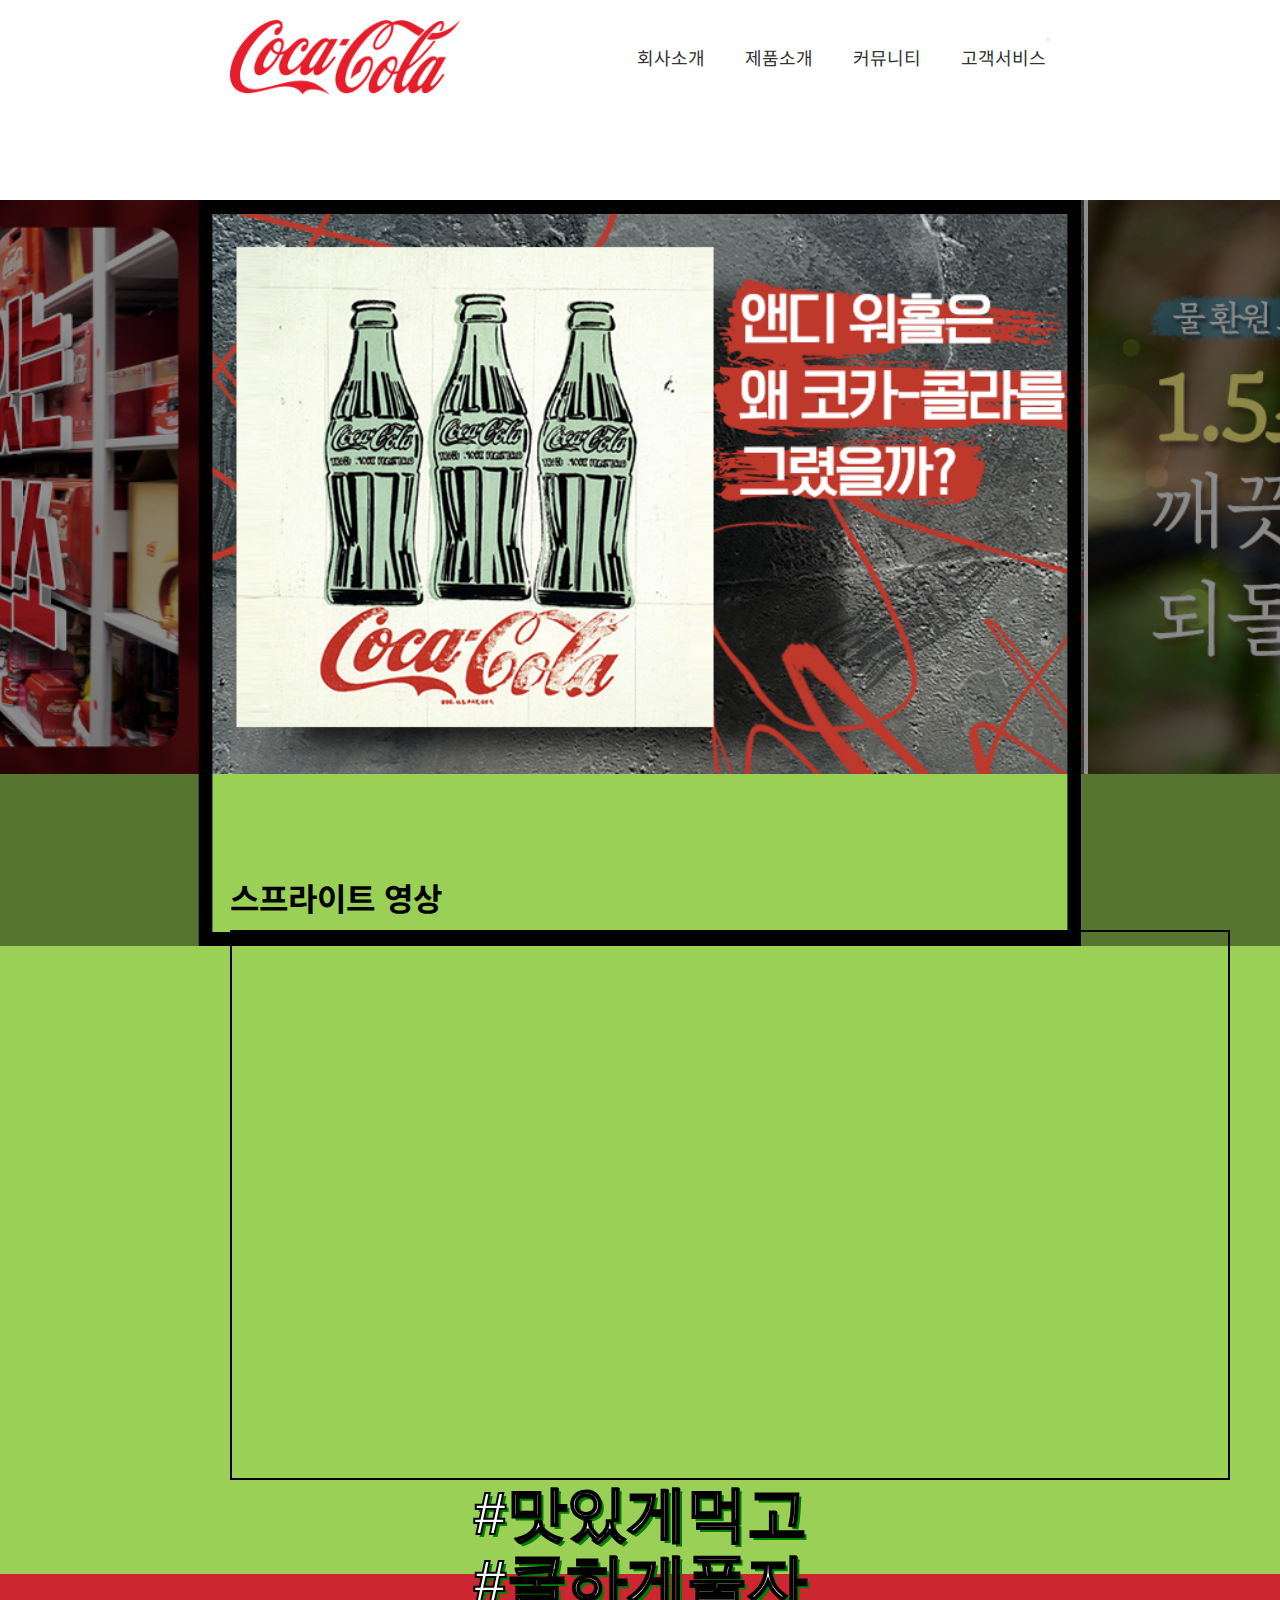
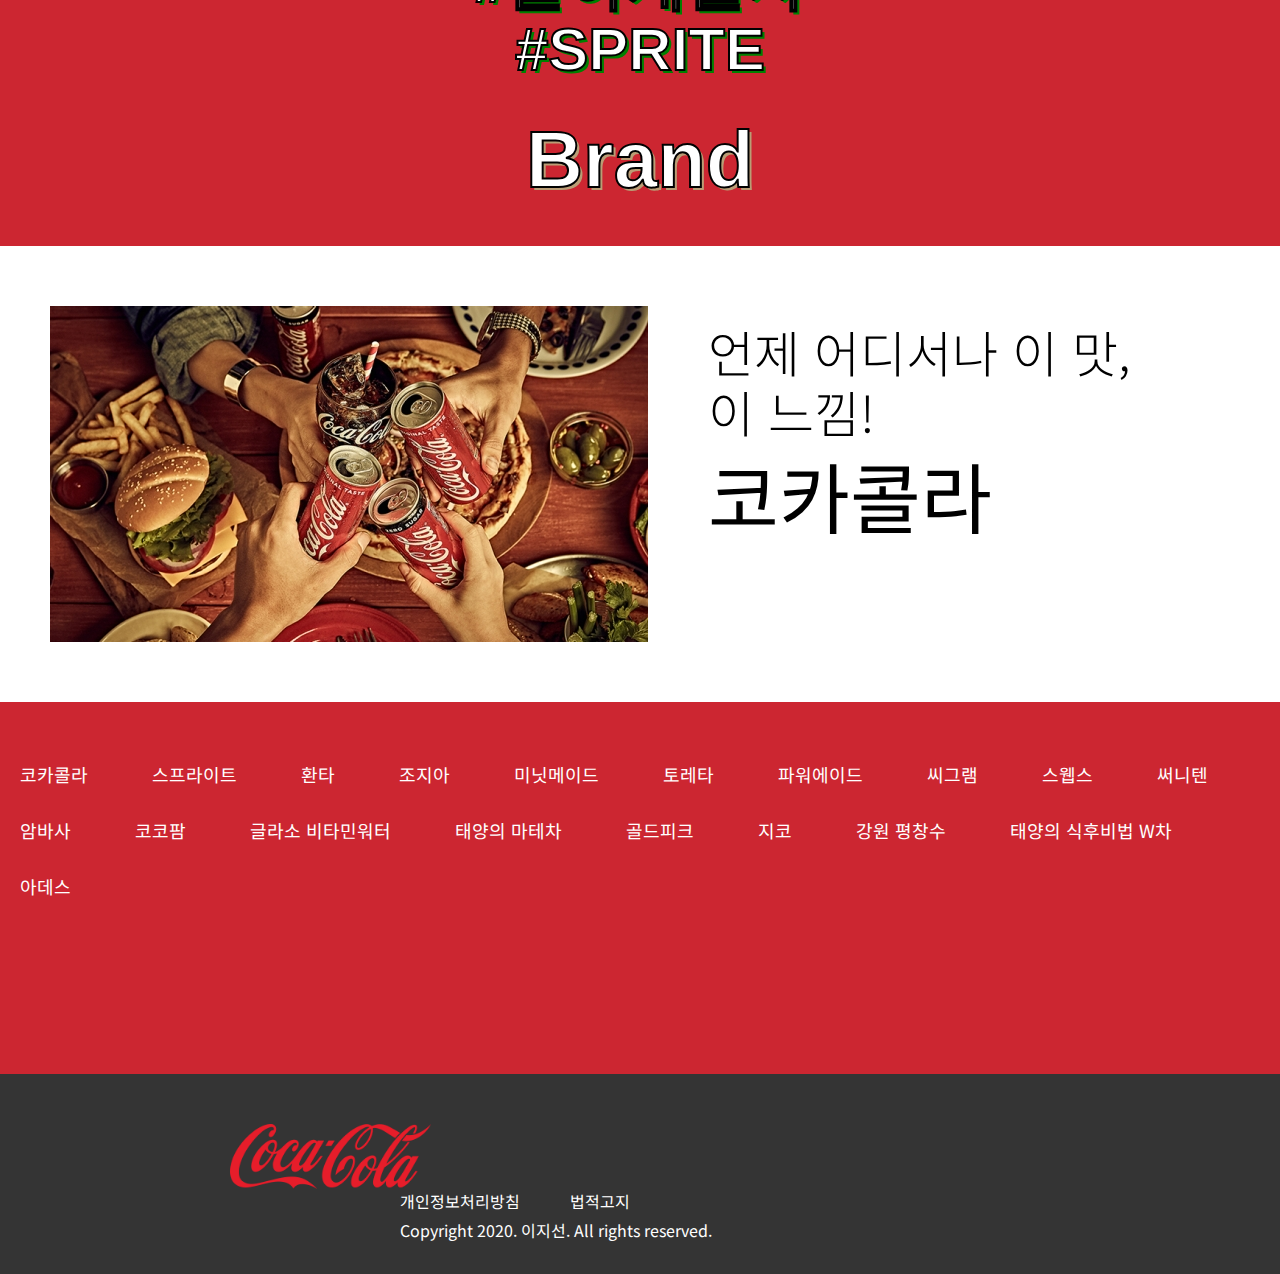
<file: cocacola/index.html>
<!DOCTYPE html>
<html lang="ko">
<head>
    <meta charset="UTF-8">
    <title>Cocacola</title>
    <link rel="stylesheet" href="css/style.css">
    <script src="javascript/jquery-1.8.3.min.js"></script>
    <script src="javascript/custom.js"></script>
    <!--font-->
    <link href="https://fonts.googleapis.com/css2?family=Noto+Sans+KR:wght@300;400&display=swap" rel="stylesheet">
</head>
<body>
    <header>
        <div class="header">
            <ul class="main_menu floatL">
                <li class="logo"><a href="index.html"><img src="images/logo.png"></a></li>
            </ul>
            <ul class="gnb_menu floatR">
              <button type="button" id="menu">
                  <span></span>
                  <span></span>
                  <span></span>
              </button>
<!--               <img src="images/hamburger_icon.png" alt="">-->
                <li class="menu1" >
                    <a href="#">회사소개</a>
                    <div class="gnbSub">
                        <div class="sub1Body subMenu hover">
                            <ul class="sub1">
                                <li><a href="company.html">회사소개</a></li>
                                <li><a href="#">연혁</a></li>
                                <li><a href="#">지속 가능 경영</a></li>
                            </ul>
                        </div>
                    </div>
                </li>
                <li class="menu2">
                    <a  href="#">제품소개</a>
                    <div class="gnbSub">
                      <div class="sub2Body subMenu hover">
                            <ul class="sub2">
                                <li><a href="product.html">제품소개</a></li>
                                <li><a href="#">신제품</a></li>
                           </ul>
                        </div>
                    </div>
                </li>
                <li class="menu3">
                    <a class="menu3" href="#">커뮤니티</a>
                    <div class="gnbSub">
                       <div class="sub3Body subMenu hover">
                            <ul class="sub3">
                                <li><a href="community.html">커뮤니티</a></li>
                                <li><a href="#">보도자료</a></li>
                                <li><a href="#">홍보영상</a></li>
                            </ul>
                        </div>
                    </div>
                </li>
                <li class="menu4">
                    <a class="menu4" href="#">고객서비스</a>
                    <div class="gnbSub">
                        <div class="sub4Body subMenu hover">
                            <ul class="sub4 floatR">
                                <li><a href="#">고객서비스</a></li>
                            </ul>
                        </div>
                    </div>
                </li>
            </ul>
        </div>
    </header>
    <div class="container">
       <div class="content1">
           <div class="prev"></div>
           <div class="next"></div>
           <div class="centerBord"></div> 
            <div class="slideWrap">  
                <img class="slide1 slide" src="images/visual1.png" alt="">
                <img class="slide2 slide" src="images/visual2.png" alt="">
                <img class="slide3 slide" src="images/visual3.jpg" alt="">
                <img class="slide4 slide" src="images/visual4.jpg" alt="">
                <img class="slide5 slide" src="images/visual5.jpg" alt="">
                <img class="slide6 slide" src="images/visual6.jpg" alt="">
                <img class="slide7 slide" src="images/visual7.jpg" alt="">
            </div>
        </div>
        <div class="content2">
           <h1>스프라이트 영상</h1>
            <div class="video">
                <iframe src="https://www.youtube.com/embed/pdWgIE-eYiQ" frameborder="0" allow="accelerometer; autoplay; encrypted-media; gyroscope; picture-in-picture" allowfullscreen></iframe>
            </div>
            <h2>
                #맛있게먹고<br>
                #쿨하게풀자<br>
                #SPRITE
            </h2>
        </div>
        <div class="content3">
           <h1>Brand</h1>
            <div class="product">
               <div class="brand1 on" style="z-index: 19">
                    <img src="images/brand1.jpg" alt="">
                    <p>언제 어디서나 이 맛,<br>이 느낌!</p>
                    <h2>코카콜라</h2>
                </div>
                <div class="brand2" style="z-index: 18">
                    <img src="images/brand2.png" alt="">
                    <p>상쾌하게 통한다!</p>
                    <h2>스프라이트</h2>
                </div>
                <div class="brand3" style="z-index: 17">
                    <img src="images/brand3.jpg" alt="">
                    <p>마지막 한 방울까지<br>놓칠 수 없는<br>환상의 맛!</p>
                    <h2>환타</h2>
                </div>
                <div class="brand4" style="z-index: 16">
                    <img src="images/brand4.jpg" alt="">
                    <p>좋은 커피는<br>향으로 말한다!</p>
                    <h2>조지아</h2>
                </div>
                <div class="brand5" style="z-index: 15">
                    <img src="images/brand5.jpg" alt="">
                    <p>자연을 담다!</p>
                    <h2>미닛메이드</h2>
                </div>
                <div class="brand6" style="z-index: 14">
                    <img src="images/brand6.jpg" alt="">
                    <p>목마를 때 토레타!<br>니가 있어 좋타!</p>
                    <h2>토레타!</h2>
                </div>
                <div class="brand7" style="z-index: 13">
                    <img src="images/brand7.jpg" alt="">
                    <p>파워의 끝에서<br>파워가 시작된다!</p>
                    <h2>파워에이드</h2>
                </div>
                <div class="brand8" style="z-index: 12">
                    <img src="images/brand8.jpg" alt="">
                    <p>마지막까지 <br>톡~쏘는 상쾌함!</p>
                    <h2>씨그램</h2>
                </div>
                <div class="brand9" style="z-index: 11">
                    <img src="images/brand9.jpg" alt="">
                    <p>스파클링계의 신사, <br>부드러운 스파클링!</p>
                    <h2>슈웹스</h2>
                </div>
                <div class="brand10" style="z-index: 10">
                    <img src="images/brand10.jpg" alt="">
                    <p>우리끼리 통하는<br>상쾌함과 짜릿함!</p>
                    <h2>써니텐</h2>
                </div>
                <div class="brand11" style="z-index: 9">
                    <img src="images/brand11.jpg" alt="">
                    <p>부드러운 밀키 소다!</p>
                    <h2>밀크소다 암바사</h2>
                </div>
                <div class="brand12" style="z-index: 8">
                    <img src="images/brand12.jpg" alt="">
                    <p>탱글 탱글 알갱이,<br>씹는 재미를 느껴봐!</p>
                    <h2>코코팜</h2>
                </div>    
                <div class="brand13" style="z-index: 7">
                    <img src="images/brand13.jpg" alt="">
                    <p>컬러풀한 패션 감각의<br>뉴욕 스타일 음료!</p>
                    <h2>글라소<br>비타민워터</h2>
                </div>
                <div class="brand14" style="z-index: 6">
                    <img src="images/brand14.jpg" alt="">
                    <p>먹고, <br>마시고, 즐겨라!</p>
                    <h2>태양의 마테차</h2>
                </div>
                <div class="brand15" style="z-index: 5">
                    <img src="images/brand15.jpg" alt="">
                    <p>일상 속 황금빛 <br>여유로운 순간!</p>
                    <h2>골드피크</h2>
                </div>
                <div class="brand16" style="z-index: 4">
                    <img src="images/brand16.jpg" alt="">
                    <p>99.9%<br>코코넛워터로 수분을 채우다!</p>
                    <h2>지코</h2>
                </div>
                <div class="brand17" style="z-index: 3">
                    <img src="images/brand17.jpg" alt="">
                    <p>세계인과 마실 물,<br>물의 원칙을 지키다!</p>
                    <h2>해태 강원 평창수</h2>
                </div>
                <div class="brand18" style="z-index: 12">
                    <img src="images/brand18.png" alt="">
                    <p>식사 후 깔끔하게!</p>
                    <h2>태양의 식후비법 W차</h2>
                </div>
                <div class="brand19" style="z-index: 1">
                    <img src="images/brand19.png" alt="">
                    <p>맛있게 마시는 아몬드,<br>씨앗의 힘!</p>
                    <h2>아데스</h2>
                </div>    
                <ul class="tabMenu">
                    <li class="brand1">코카콜라</li>
                    <li class="brand2">스프라이트</li>
                    <li class="brand3">환타</li>
                    <li class="brand4">조지아</li>
                    <li class="brand5">미닛메이드</li>
                    <li class="brand6">토레타</li>
                    <li class="brand7">파워에이드</li>
                    <li class="brand8">씨그램</li>
                    <li class="brand9">스웹스</li>
                    <li class="brand10">써니텐</li>
                    <li class="brand11">암바사</li>
                    <li class="brand12">코코팜</li>
                    <li class="brand13">글라소 비타민워터</li>
                    <li class="brand14">태양의 마테차</li>
                    <li class="brand15">골드피크</li>
                    <li class="brand16">지코</li>
                    <li class="brand17">강원 평창수</li>
                    <li class="brand18">태양의 식후비법 W차</li>
                    <li class="brand19">아데스</li>
                </ul>
            </div>
        </div>
    </div>
    <footer>
       <div class="footer">
            <img src="images/logo.png" alt="">
            <ul>
                <li><a href="#">개인정보처리방침</a></li>
                <li><a href="#">법적고지</a></li>
            </ul>
            <p>Copyright 2020. 이지선. All rights reserved.</p>
        </div>
    </footer>
</body>
</html>
</file>
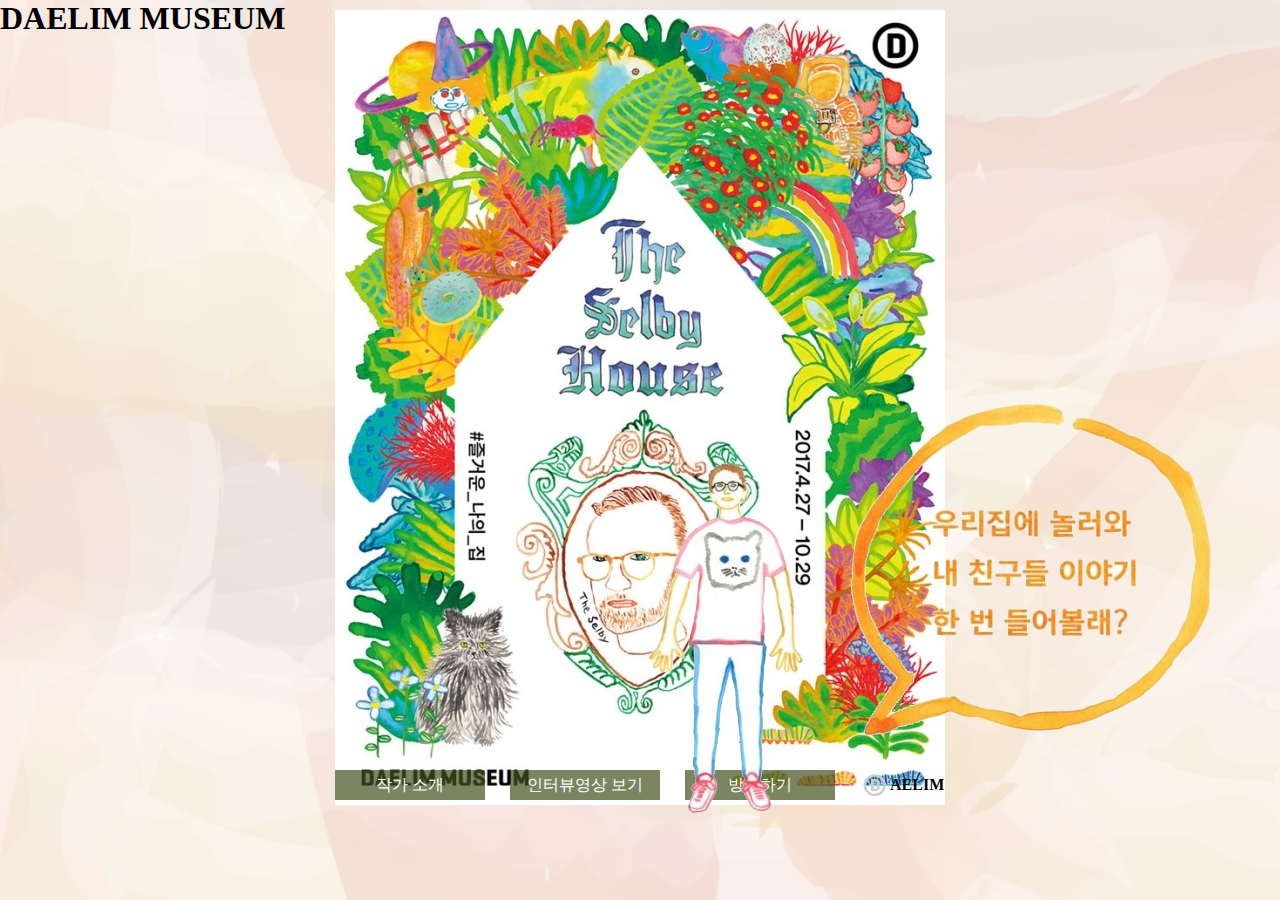
<file: daelim/index.html>
﻿<!DOCTYPE html>
<html lang = "ko">
	<head>
	    <meta charset="UTF-8">
	    <meta name="viewport" content="width=device-width, initial-scale=1.0">
		<!--<meta http-equiv="X-UA-Compatible" content="Chrome" /> -->
		<title>DAELIM MUSEUM</title>
		<link rel="stylesheet" href="css/style.css" />         
		<script type="text/javascript" src="js/jquery-1.8.3.min.js"></script>
		<script type="text/javascript" src="js/custom.js"></script>
	</head>
	
	<body>
		<h1><a href="index.html">DAELIM MUSEUM</a></h1>
		
		<!--HOME-->
		<div class="main">
            <img class="art" src="img/house.jpg">
            <div class="btnWrap">
                <div class="button1">작가 소개</div>
                <div class="button2">인터뷰영상 보기</div>
                <div class="button3">방문하기</div>
                <div class="daelim">	
                    <img class="icon" src="img/icon_daelim.png"><p class="withimg">AELIM</p>
                </div>
            </div> 
            <img class="man" src="img/story.png">
		</div>
		
		<!--작가 소개-->
		<div class="introduce">
            <h1>작가 소개</h1>
            <div class="introduceBox">
                <img class="artist" src="img/img_artist_0608.png">
                <div class="">
                    <p class="todd_selby">
                        토드 셀비 Todd Selby
                    </p>
                    <p class="about_selby">
                        토드 셀비(1977년 미국 캘리포니아 출생)는 직접 촬영한 세계적인 힙스터들의 주거 공간부터 작업실, 주방 등의 모습과 그곳에 숨겨진 사적인 이야기를 웹사이트에 소개하며 주목 받아 온 포토그래퍼 이자 일러스트레이터 이다. 특히 인물과 공간에 대한 독특한 관점에 셀비만의 유머와 애정을 더해 과감하게 표현한 사진과 드로잉, 일러스트레이션을 선보여온 그는 세계적인 셀러브리티, 디자이너, 아티스트, 뮤지션, 모델, 컬렉터, 작가 등 다양한 분야에서 활동하는 크리에이터들 뿐만 아니라, 루이비통(Louis Vuitton), 펜디(FENDI), 나이키(Nike), 이케아(Ikea), 이베이(Ebay), 마이크로소프트(Microsoft), 에어비앤비(Airbnb), 헤네시(Hennessy), 하이네켄(Heineken) 등과 같은 세계적인 브랜드로부터 꾸준한 러브콜을 받고 있다. 토드 셀비는 비록 사진을 전문적으로 공부하지는 않았지만 다방면에 대한 호기심을 바탕으로 만나게 된 사람, 사물, 그리고 장소에 대한 경험을 영감으로 삼아 사진에서부터 일러스트와 드로잉, 설치, 영화 등으로 예술 세계를 확장해가고 있으며, 보그(Vogue)와 뉴욕 타임즈 (The New York Times) 등에 에세이를 기고하며 다양한 매체를 통해 대중들과 활발히 소통을 이어가고 있다.
                    </p>
                </div>
            </div>
            <img class="exit1" src="img/exit_icon.png">
		</div>
		<!--<iframe width="854" height="480" src="https://www.youtube.com/embed/-XAaLEeMsTE" frameborder="0" allowfullscreen></iframe>-->
		<!--<iframe class="clip" src="<
		https://www.youtube.com/watch?v=YiWA0e3Dens&feature=youtu.be" width=1088 height=457></iframe>-->
		
		<!--인터뷰영상 보기-->
        <div class="videoWrap">
            <h1>Todd Selby 인터뷰</h1>
            <div class="video">
                <div class="top"></div>
                <div class="right"></div>
                <div class="bottom"></div>
                <div class="left"></div>
                <div class="full">
                    <iframe width="100%" height="100%" src="https://www.youtube.com/embed/YiWA0e3Dens?rel=0&amp;controls=0&autoplay=1&loop=1&playlist=YiWA0e3Dens;showinfo=0" frameborder="0" allowfullscreen></iframe>
                    <!--<img class="clip" src="img/clip.png">
                    <img class="playbtn" src="img/play.png">-->
                    <!--<img class="exit2" src="img/exit_icon.png">-->
                </div>
                <p class="exit2">EXIT</p>
            </div>
        </div>
	</body>	
</html>
</file>
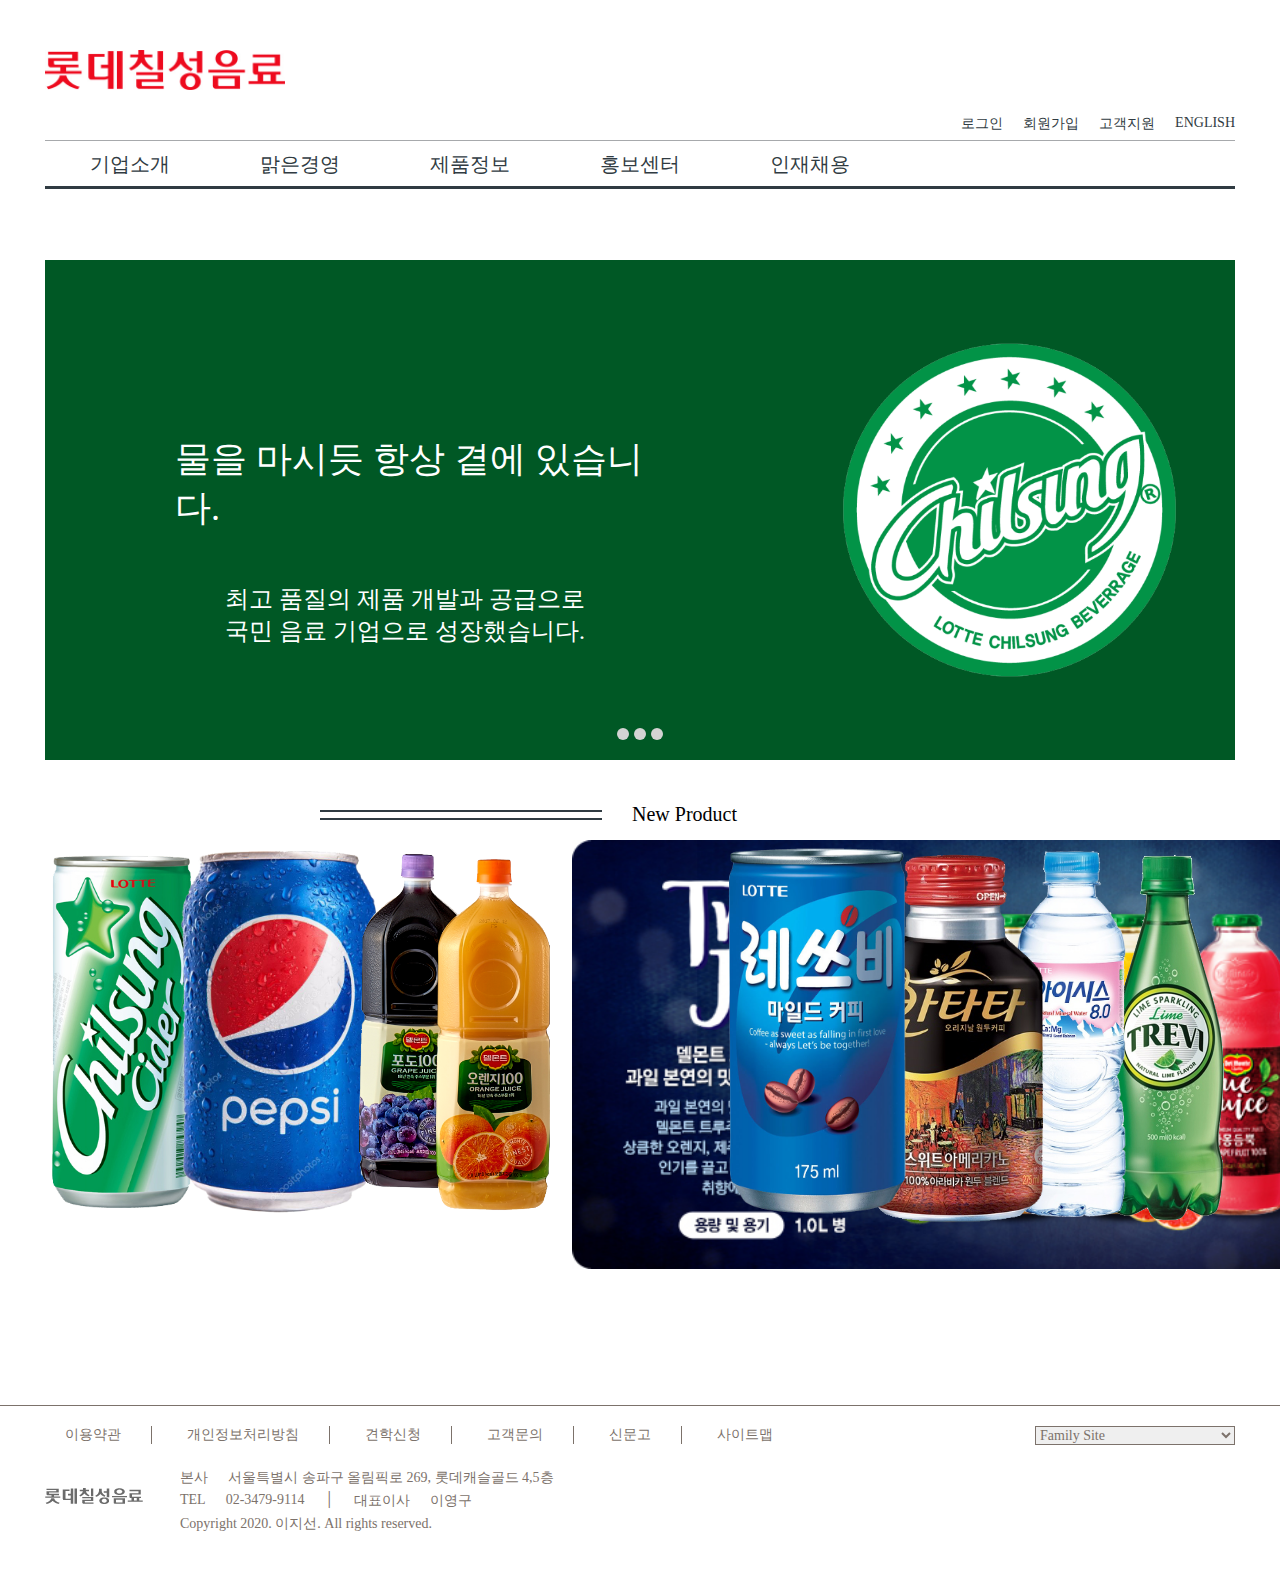
<file: lotte/index.html>
﻿<!DOCTYPE html>
<html>
	<head>
		<meta http-equiv="X-UA-Compatible" content="IE=Edge" /> 
		<title>롯데칠성음료</title>
		<link rel="stylesheet" href="css/style.css" />         
		<script type="text/javascript" src="js/jquery-1.8.3.min.js"></script>
		<script type="text/javascript" src="js/custom.js"></script>
	</head>
	
	<body>
		<div id="header">
			<img class="logo" src="img/logo.jpg">
			<ul class="topMenu">
				<li>로그인</li>
				<li>회원가입</li>
				<li>고객지원</li>
				<li>ENGLISH</li>
			</ul>
			<ul class="menu">
				<li class="m1 main"><a href="#">기업소개</a>
					<ul class="subMenu1 sub">
						<li>회사소개</li>
						<li>비전2018</li>
						<li>해외사업</li>
						<li>투자정보</li>
						<li>파트너소개</li>
						<li>사업장 현황</li>
					</ul>
				</li>
				<li class="m2 main"><a href="#">맑은경영</a>
					<ul class="subMenu2 sub">
						<li>지속가능경영</li>
						<li>윤리경영</li>
						<li>품질/환경경영</li>
						<li>사회공헌</li>
						<li>공정거래</li>
					</ul>
				</li>
				<li class="m3 main"><a href="#">제품정보</a>
					<ul class="subMenu3 sub">
						<li>신제품 정보</li>
						<li>음료브랜드</li>
						<li>E-Catalog</li>
						<li>빈용기보증금제도</li>
					</ul>
				</li>
				<li class="m4 main"><a href="#">홍보센터</a>
					<ul class="subMenu4 sub">
						<li>롯데칠성 홍보관</li>
						<li>홍보자료실</li>
						<li>롯데칠성 뉴스</li>
						<li>사이버 제조기법</li>
					</ul>
				</li>
				<li class="m5 main"><a href="#">인재채용</a>
					<ul class="subMenu5 sub">
						<li>롯데칠성 인재상</li>
						<li>인사/교육제도</li>
						<li>복리후생</li>
						<li>채용소식</li>
						<li>인턴사원</li>
					</ul>
				</li>
			</ul>
		</div>
		<div class="visualWrap">
            <div id="visual">
                <div class="box1 slide">
                    <div>
                        <h1>물을 마시듯 항상 곁에 있습니다.</h1>
                        <p>
                            최고 품질의 제품 개발과 공급으로<br>
                            국민 음료 기업으로 성장했습니다.
                        </p>
                    </div>
                    <img src="img/chilsung.png" alt="칠성 이미지">
                    <!--<img src="img/visual1.jpg" alt="비주얼 슬라이드 이미지1">-->
                </div>
                <div class="box2 slide">
                    <img src="img/visual2.jpg" alt="비주얼 슬라이드 이미지2">
                    <p>
                        끊임없는 혁신과 변화를 통해,<br>
                        더 큰 미래를 향해 나아갑니다.
                    </p>
                </div>
                <div class="box3 slide">
                    <img src="img/visual3.jpg" alt="비주얼 슬라이드 이미지3">
                    <p>
                        맑고 깨끗한 제품으로,<br>
                        건강한 생태계 환경을 만듭니다.
                    </p>
                </div>
            </div>
            <div class="navBtn">
                <div class="slideNav1"></div>
                <div class="slideNav2"></div>
                <div class="slideNav3"></div>
            </div>
		</div>
		
		<div id="container">
			<div class="contents">
			    <div class="newProduct">
                    <div class="borderLeft"></div>
			        <h2>New Product</h2>
			        <div class="borderRight"></div>
			    </div>
				<div class="bg_left">
					<img class="cider" src="img/cider.png">
					<img class="pepsi" src="img/pepsi.png">
					<img class="juice100" src="img/juice100.png">
				</div>
				<div class="product">	
					<img src="img/new_1cold.jpg">
					<img src="img/new_2kloud.jpg">
					<img src="img/new_3dell.jpg">
					<img src="img/new_4st.jpg">
					<img src="img/new_5brand.jpg">
				</div>
				<div class="bg_right">
					<img class="trevi" src="img/trevi.png">
					<img class="icis" src="img/icis.png">
					<img class="cantata" src="img/cantata.png">
					<img class="letsbe" src="img/letsbe.png">
				</div>
			</div>
		</div>
		
		<div id="footer">
			<div class="footer">
				<ul>
					<li><a href="#">이용약관</a></li>
					<li class="border"><a href="#">개인정보처리방침</a></li>
					<li class="border"><a href="#">견학신청</a></li>
					<li class="border"><a href="#">고객문의</a></li>
					<li class="border"><a href="#">신문고</a></li>
					<li class="border"><a href="#">사이트맵</a></li>
				</ul>
				<br>
				<select>
					<option>Family Site</option>
					<option>롯데그룹</option>
					<option>L.POINT</option>
					<option>롯데채용센터</option>
					<option>롯데제과</option>
					<option>롯데칠성음료</option>
					<option>롯데리아</option>
					<option>엔제리너스</option>
					<option>나뚜루</option>
					<option>F.G.I.Friday's</option>
					<option>크리스피크림도넛</option>
					<option>롯데푸드</option>
					<option>롯데아사히주류</option>
					<option>롯데칠성주류</option>
					<option>롯데백화점</option>
					<option>에비뉴엘</option>
					<option>롯데마트</option>
					<option>토이저러스</option>
					<option>롯데슈퍼</option>
					<option>롯데빅마켓</option>
					<option>롯데시네마</option>
					<option>롯데홈쇼핑</option>
					<option>코리아세븐</option>
					<option>유니클로</option>
					<option>무인양품</option>
					<option>롯데상사</option>
					<option>롯데닷컴</option>
					<option>롯데유통사업본부</option>
					<option>샤롯데씨어터</option>
					<option>H&amp;B(롭스)</option>
					<option>롯데피트인</option>
					<option>롯데호텔</option>
					<option>롯데면세점</option>
					<option>롯데인터넷면세점</option>
					<option>부산롯데인터넷면세점</option>
					<option>롯데월드</option>
					<option>롯데물산</option>
					<option>롯데월드타워&amp;몰</option>
					<option>롯데몰 김포공항점</option>
					<option>롯데제이티비</option>
					<option>롯데손해보험</option>
					<option>롯데하우머치</option>
					<option>롯데카드</option>
					<option>롯데캐피탈</option>
					<option>롯데건설</option>
					<option>한국후지필름</option>
					<option>롯데알미늄</option>
					<option>롯데케미칼</option>
					<option>롯데엠알시</option>
					<option>캐논코리아 비즈니스솔루션</option>
					<option>롯데기공</option>
					<option>롯데인재개발원</option>
					<option>사이버 인재개발원</option>
					<option>롯데정보통신</option>
					<option>롯데자이언츠</option>
					<option>롯데스카이힐C.C</option>
					<option>롯데부여리조트</option>
					<option>롯데제주리조트</option>
					<option>대홍기획</option>
					<option>마이비</option>
					<option>롯데중앙연구소</option>
					<option>롯데환경경영</option>
					<option>롯데로지스틱스</option>
					<option>롯데재단</option>
					<option>롯데렌터카</option>
					<option>롯데콘서트홀</option>
				</select>
				<div class="footerLogo">
				    <img class="s_logo" src="img/s_logo.png">
				</div>
				<ul class="info">
					<li>본사</li>
					<li>서울특별시 송파구 올림픽로 269, 롯데캐슬골드 4,5층</li>
					<br>
					<li>TEL</li>
					<li>02-3479-9114</li>
					<li>│</li>
					<li>대표이사</li>
					<li>이영구</li>
					<br>
					<li>Copyright 2020. 이지선. All rights reserved.</li>
				</ul>
				<br>
				<ul class="line">
					
				</ul>
				<br>
				
			</div>
		</div>
	</body>	
</html>
</file>
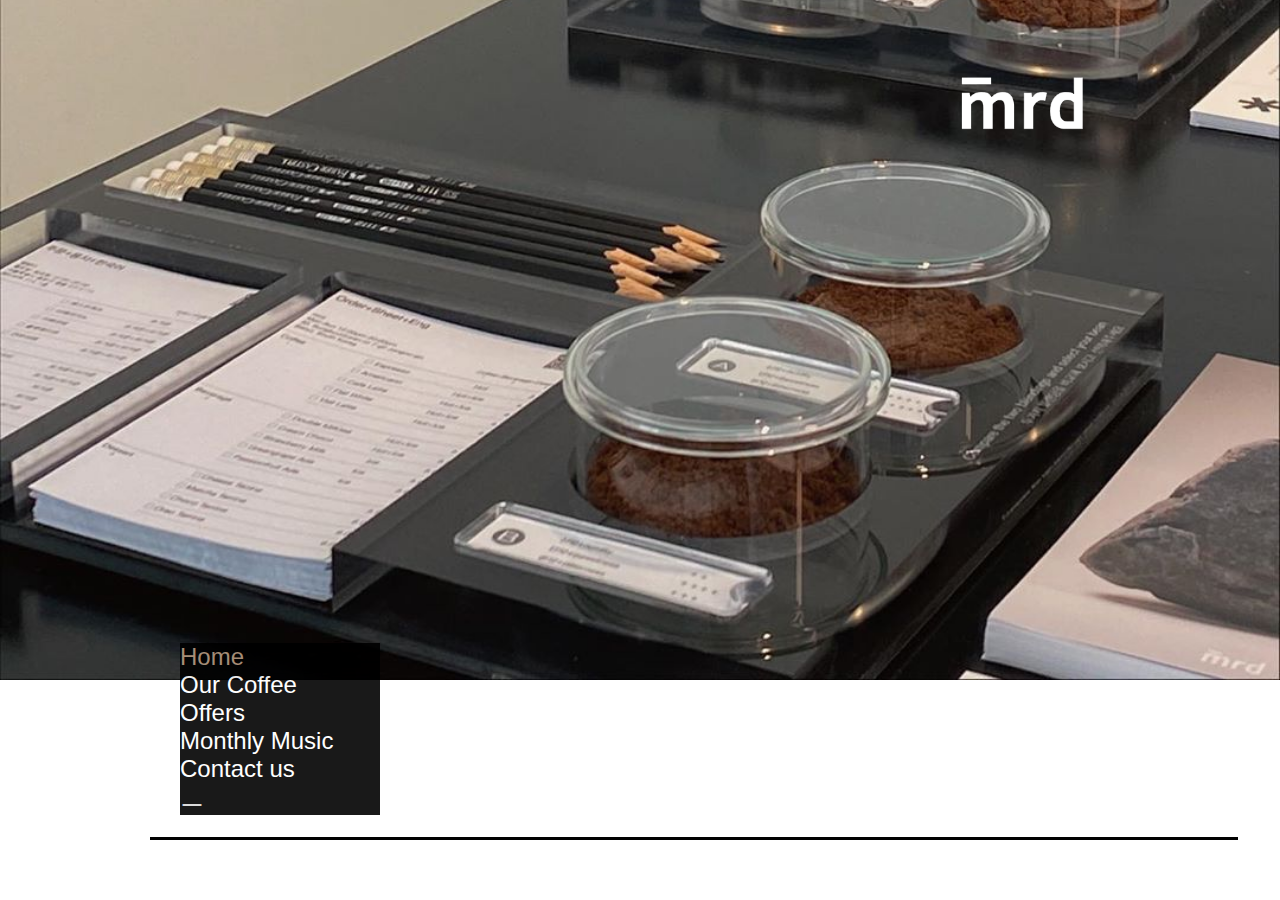
<file: mrd_coffee/index.html>
<!DOCTYPE html>
<html lang="ko">

<head>
    <meta charset="UTF-8">
    <title>mrd coffee</title>
    <link rel="stylesheet" href="css/style.css" type="text/css">
    <link rel="shortcut icon" href="image/icon_logo.jpg">
    <script src="js/jquery-1.8.3.min.js"></script>
    <script src="js/custom.js"></script>
</head>

<body>
    <div class="header">
        <div class="logo">
            <a href="index.html"><img src="image/logo2.png" alt="로고 이미지"></a>
        </div>
    </div>
    <div class="container">
        <div class="content1 content" id="content1">
            <div class="slideWrap">
                <img class="visual1 slide" src="image/visual1.jpg" alt="비주얼이미지1">
                <img class="visual2 slide" src="image/visual2.jpg" alt="비주얼이미지2">
                <img class="visual3 slide" src="image/visual3.jpg" alt="비주얼이미지3">
                <img class="visual4 slide" src="image/visual4.jpg" alt="비주얼이미지4">
            </div>
        </div>
        <div class="content2 content" id="content2">
            <h2>
                Coffee + Music + Life
                <br>
                Brand + Directors + Serivice
            </h2>
            <p>
                <span>Hours</span><br>
                Mon-Sat 12-20<br>
                Sun 12-18
                <br><br>
                <span>오시는 길</span><br>
                혜화역 1번 출구 정류장 - 종로 08번 - 새마을금고 정류장
            </p>
        </div>
        <div class="content3 content" id="content3">
            <img src="image/orderSheet.jpg" alt="주문서 이미지">
            <div class="imageSize">
                <img class="goods1 slide3" src="image/goods1.jpg" alt="굿즈이미지1">
                <img class="goods1_1 slide3" src="image/goods1_1.jpg" alt="굿즈이미지1-1">
                <img class="goods2 slide3" src="image/goods2.jpg" alt="굿즈이미지2">
                <img class="goods3 slide3" src="image/goods3.jpg" alt="굿즈이미지3">
                <img class="goods3_1 slide3" src="image/goods3_1.jpg" alt="굿즈이미지3-1">
                <img class="goods3_2 slide3" src="image/goods3_2.jpg" alt="굿즈이미지3-2">
                <img class="goods4 slide3" src="image/goods4.jpg" alt="굿즈이미지4">
                <img class="goods4_1 slide3" src="image/goods4_1.jpg" alt="굿즈이미지4-1">
                <img class="goods4_2 slide3" src="image/goods4_2.jpg" alt="굿즈이미지4-2">
                <img class="goods5 slide3" src="image/goods5.jpg" alt="굿즈이미지5">
                <img class="goods5_1 slide3" src="image/goods5_1.jpg" alt="굿즈이미지5-1">
            </div>
            <!--next and previous buttons-->
            <div>
                <a class="prev">&#10094;</a>
                <a class="next">&#10095;</a>
            </div>
            <h1>Goods</h1>
        </div>
        <div class="content4 content" id="content4">
            <div class="monthlyMusic">
                <div>
                    <img class="music 03" src="image/music03.jpg" alt="앨범이미지3">
                    <p>
                        <span>Monthly+Music+mrd</span><br><br><br>
                        [亂春+난춘]<br>
                        -<br>
                        신종 코로나 바이러스로 인해 지금까지의 봄과는 무척이나 다른 분위기의 봄을 맞이하고 있습니다.<br>
                        -<br>
                        그렇지만 3월 4월의 상징인 핑크빛 벚꽃은 그 어느해보다 활짝 피어, 허전한 길거리를 핑크빛으로 물들이고 있네요<br>
                        -<br>
                        공공의 안전을 위해 사회적 거리두기를 실천해야 하는 시국인 만큼 벚꽃 구경을 다닐수는 없지만 길거리에 피어있는 벚꽃을 바라보는것 만으로도 싱그러움을 느낄 수 있어 행복합니다!<br>
                        -<br>
                        3월의 플레이리스트는 3월의 벚꽃처럼 산뜻한 바이브의 음악과 적당한 리듬감을 느낄 수 있는 음악들 위주로 구성했습니다.<br>
                        -<br>
                        화창한 봄 날씨에 사회적 거리두기를 실천하는것이 참 힘들지만 우리 모두 잘 이겨냈으면 좋겠습니다. 함께 이겨내요 코로나!<br>
                        -<br>
                        선곡된 음악은 mrd의 애플뮤직 프로필에서 감상 하실 수 있습니다<br>
                        -<br>
                        Apple Music profile - mrdcoffee<br>
                        Music selected by @sokujun - Coffee+Music+Life<br>
                        @mrd_coffee
                    </p>

                </div>
                <!--
                <div>
                    <img class="music 02" src="image/music02.jpg" alt="">
                    <p>
                       <span>&lt; Monthly Music by mrd &gt;</span><br><br>
                        [20.02 Indoor Vibes Only]<br>
                        -<br>
                        2월의 플레이리스트는<br>
                        집에서 그루브를 타기 좋은 ‘집구석 바이브’ 넘치는 음악들을 선곡했습니다.<br>
                        <br>
                        코로나 바이러스로 인해 강제로 집에 콕 하게 되는 요즘<br>
                        소소한 즐거움을 드릴 수 있다면 더할 나위 없이 좋을 것 같아요<br>
                        <br>
                        올드 힙합, 하우스 위주로 구성되어 있습니다<br>
                        애플 뮤직 프로필에서 감상해보세요!<br>
                        -<br>
                        Apple music profile - mrdcoffee<br>
                        music selected by @sokujun<br>
                        -<br>
                        GOOD MUSIC<br>
                        @mrd_coffee
                    </p>
                </div>
                <div>
                    <img class="music 01" src="image/music01.jpg" alt="">
                    <p>
                       <span>&lt; GOOD MUSIC by mrd &gt;</span><br><br><br>
                        [20.01 Hokkaido 北海道]<br>
                        -<br>
                        일본에서 유년기를 보냈습니다. 아버지께서 매번 겨울마다 휴가를 길게 잡으셔서 겨울이면 가족끼리 홋카이도에 2주간 머무르곤 했습니다.<br>
                        눈의나라 라고 불리는 홋카이도의 새하얀 설경은 아직도 기억에 선명하게 남아있어요!<br>
                        학원도 숙제도 아무것도 없이 뛰어놀던 홋카이도의 겨울방학을 일년 내내 기다리던 초등학생 시절이 떠오르는 1월 입니다⛄️❄️<br>
                        -<br>
                        가족과 함께 홋카이도행 비행기를 탈때, 초등학생 시절의 설렘과 행복함을 가득 담은 1월의 플레이리스트 입니다. 경쾌하고 긍정적인 음악들로 구성되어 있습니다<br> 
                        -<br>
                        1월 한달간 매장에서 재생한 음악들이며 제목은 Hokkaido 北海道 입니다.
                        애플뮤직 프로필에서 감상해보세요!<br>
                        -<br>
                        Apple music profile - mrdcoffee<br>
                        music selected by @sokujun<br>
                        -<br>
                        GOOD MUSIC<br>
                        @mrd_coffee
                    </p>
                </div>
                <div>
                    <img class="music 12" src="image/music12.jpg" alt="">
                    <p>
                        [19.12 Our Black Christmas Songs]<br>
                        -<br>
                        Track 1-7 selected by @andyyoon111<br>
                        Track 8-17 selected by @jsoo__oonk<br>
                        Track 18-25 selected by @summer___star_<br>
                        -<br>
                        크리스마스를 맞이해 여러분의 특별한 크리스마스 플레이리스트를 공유하는 이벤트를 했어요.<br>
                        많은 분들이 음악 공유해주셨고 매장과 가장 잘 어울리는 플레이리스트 3개로 12월의 음악을 구성했습니다.<br>
                        -<br>
                        날씨가 따스해서인지 눈이 오지 않아서인지 이상하게도 크리스마스 분위기가 덜 했던 올해지만, 겨울 감성 가득한 음악 들으며 연말 행복하게 보내시길..! 애플뮤직 프로필에서 감상해보세요⚫️⚪️<br>
                        -<br>
                        Apple music profile - mrdcoffee<br>
                        -<br>
                        GOOD MUSIC<br>
                        @mrd_coffee<br>
                    </p>
                </div>
                <div>
                    <img class="music 11" src="image/music11.jpg" alt="">
                    <p>
                       <span>&lt; GOOD MUSIC by mrd &gt;</span><br><br>
                        [19.11 Man Taking a Walking ]<br>
                        -<br>
                        산책하는 인간 이라는 주제로 수업시간에 발표를 한 적이 있습니다. 교수님이 주신 여러 발표 주제중에 산책이라는 단어가 어쨰서인지 눈에 확 들어왔기 떄문입니다.<br>
                        <br>
                        지금 생각해보면 무슨 객기인지 모르겠으나 준비를 하나도 하지 않고 발표를 했습니다.<br>
                        그래서인지 c학점을 받아버렸네요.<br>
                        대학생활 동안 상당히 다양한 발표를 했지만<br>
                        어째서인지 산책하는 인간이라는 발표는 시간이 지나도 문뜩 문뜩 떠오릅니다.<br>
                        <br>
                        산책은 인간에게 어떤 의미일까요. 걷는걸 참 좋아하지만 전 아직 모르겠습니다. 여러분에게 산책이란 어떤 의미인가요?<br>
                        -<br>
                        11한달간 매장에서 재생한 음악들을 모은 playlist 입니다. 다양한 장르의 음악이 수록되어 있습니다. 애플뮤직 프로필에서 감상해보세요!<br>
                        -<br>
                        Apple music profile - mrdcoffee<br>
                        music selected by @sokujun<br>
                        -<br>
                        GOOD MUSIC<br>
                        @mrd_coffee<br>
                    </p>
                </div>
                <div>
                    <img class="music 10" src="image/music10.jpg" alt="">
                    <p>
                       <span>&lt; GOOD MUSIC by mrd &gt;</span><br><br>
                        [19.10 Park, Bench]<br>
                        -<br>
                        쉬는 날, 집에 있기 보단 공원에 가고 싶은 10월 입니다.<br>
                        이맘때가 되면 슬슬 이번 해가 두달도 남지 않았다는 압박이 느껴지기 시작하죠🤔<br>
                        -<br>
                        10월의 음악은 공원에 앉아 생각을 정리하기도 하고, 혼자 음악을 들으며 둠칫둠칫 리듬을 타기에도 좋은 바이브의 곡들로 구성해 보았습니다.<br>
                        -<br>
                        10월 한달간 매장에서 재생한 음악들을 모은 playlist 입니다. 제목은 Park, Bench 입니다. 다양한 장르의 음악이 수록되어 있습니다.<br>
                        애플뮤직 프로필에서 감상해보세요!<br>
                        -<br>
                        Apple music profile - mrdcoffee<br>
                        music selected by @sokujun<br>
                        -<br>
                        GOOD MUSIC<br>
                        @mrd_coffee<br>
                    </p>
                </div>
-->
            </div>
        </div>
        <div class="content5 content" id="content5">
            <h2>@MRD_COFFEE</h2>
            <p>Instagram</p>
            <div class="instIMG">
                <div>
                    <img src="image/con01.jpg" alt="">
                    <img src="image/con02.jpg" alt="">
                    <img src="image/con03.jpg" alt="">
                </div>
                <div>
                    <img src="image/con04.jpg" alt="">
                    <img src="image/visual5.jpg" alt="">
                    <img src="image/visual6.jpg" alt="">
                </div>
            </div>
        </div>
        <div class="footer" id="footer">
            <p>Copyright 2020. 이지선. All rights reserved.</p>
        </div>
        <div class="navWrap" id="navWrap">
            <div class="wrapLine"></div>
            <ul>
                <li class="scroll active"><a href="#content1" class="scroll-trigger">Home</a></li>
                <li class="scroll"><a href="#content2" class="scroll-trigger">Our Coffee</a></li>
                <li class="scroll"><a href="#content3" class="scroll-trigger">Offers</a></li>
                <li class="scroll"><a href="#content4" class="scroll-trigger">Monthly Music</a></li>
                <li class="scroll"><a href="#content5" class="scroll-trigger">Contact us</a></li>
                <li class="copyright"><a href="#footer" class="scroll-trigger">ㅡ</a></li>
            </ul>
        </div>
    </div>

</body>

</html>
</file>
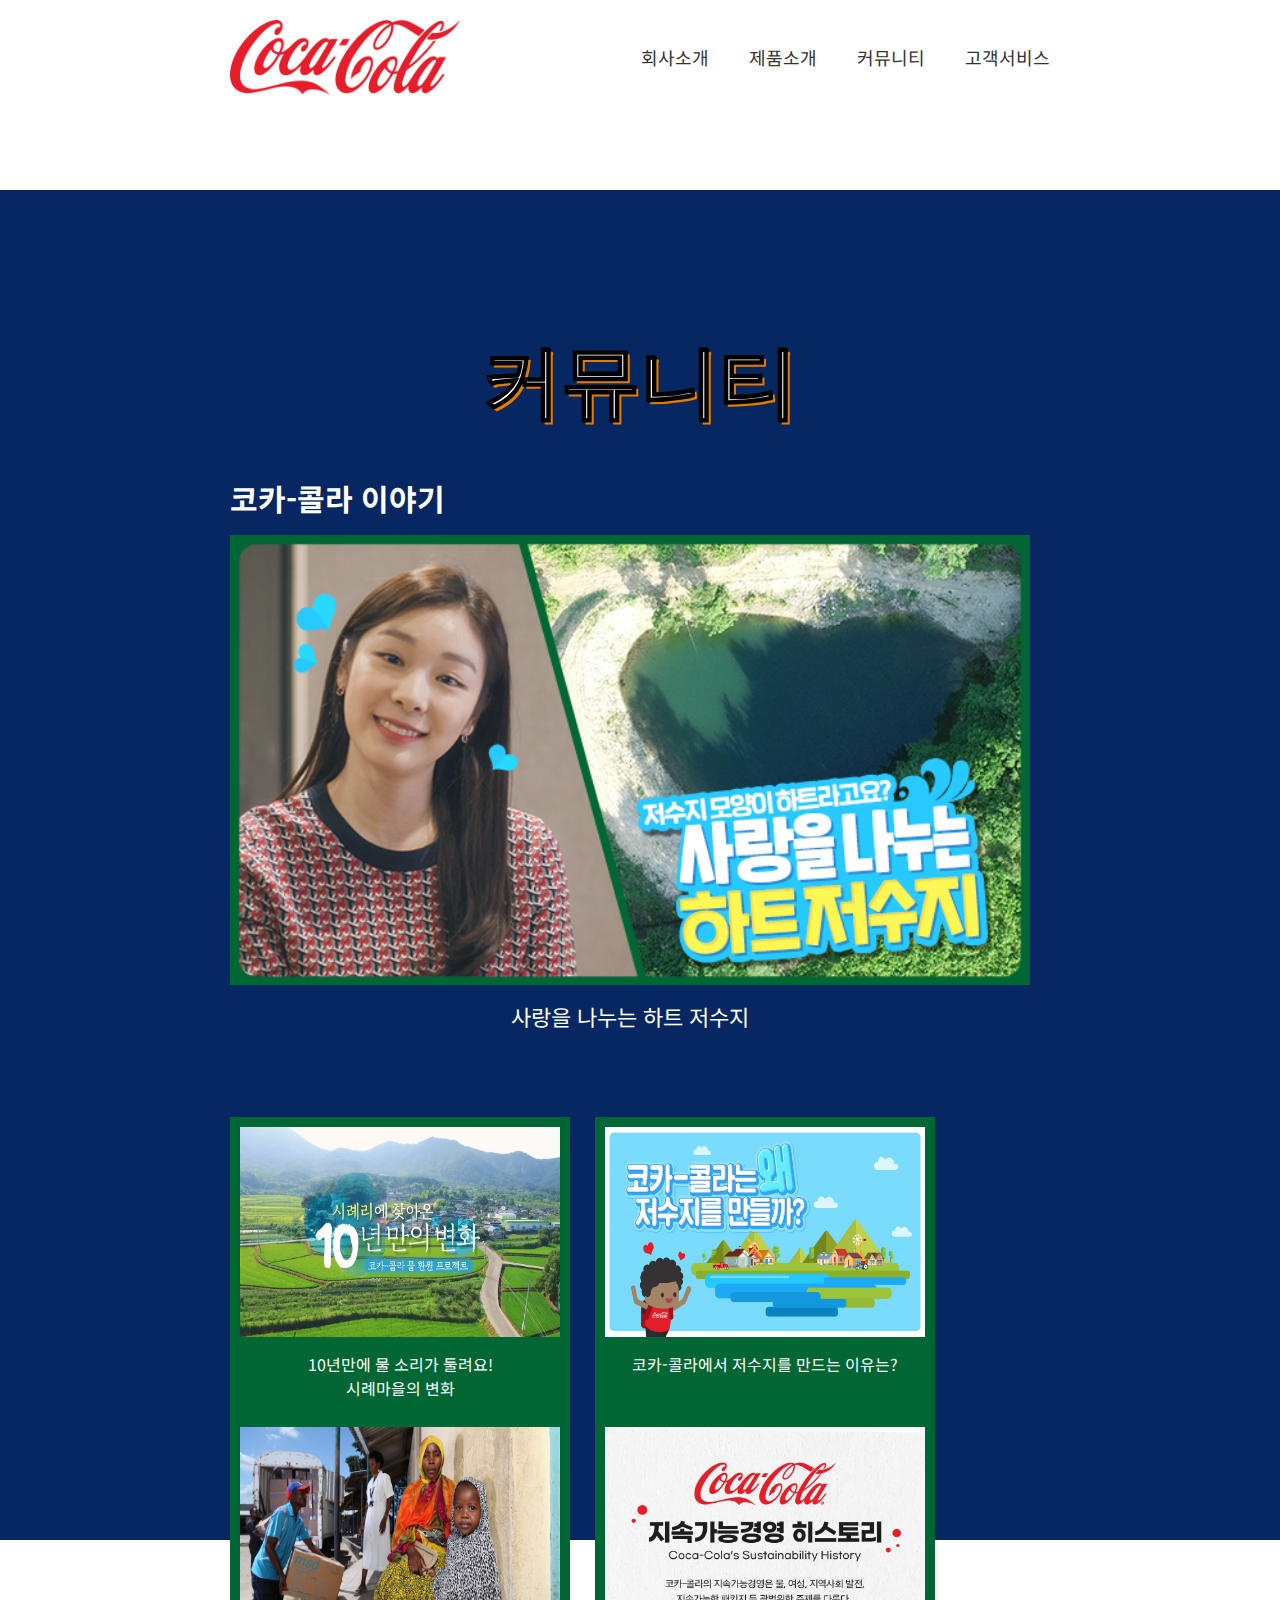
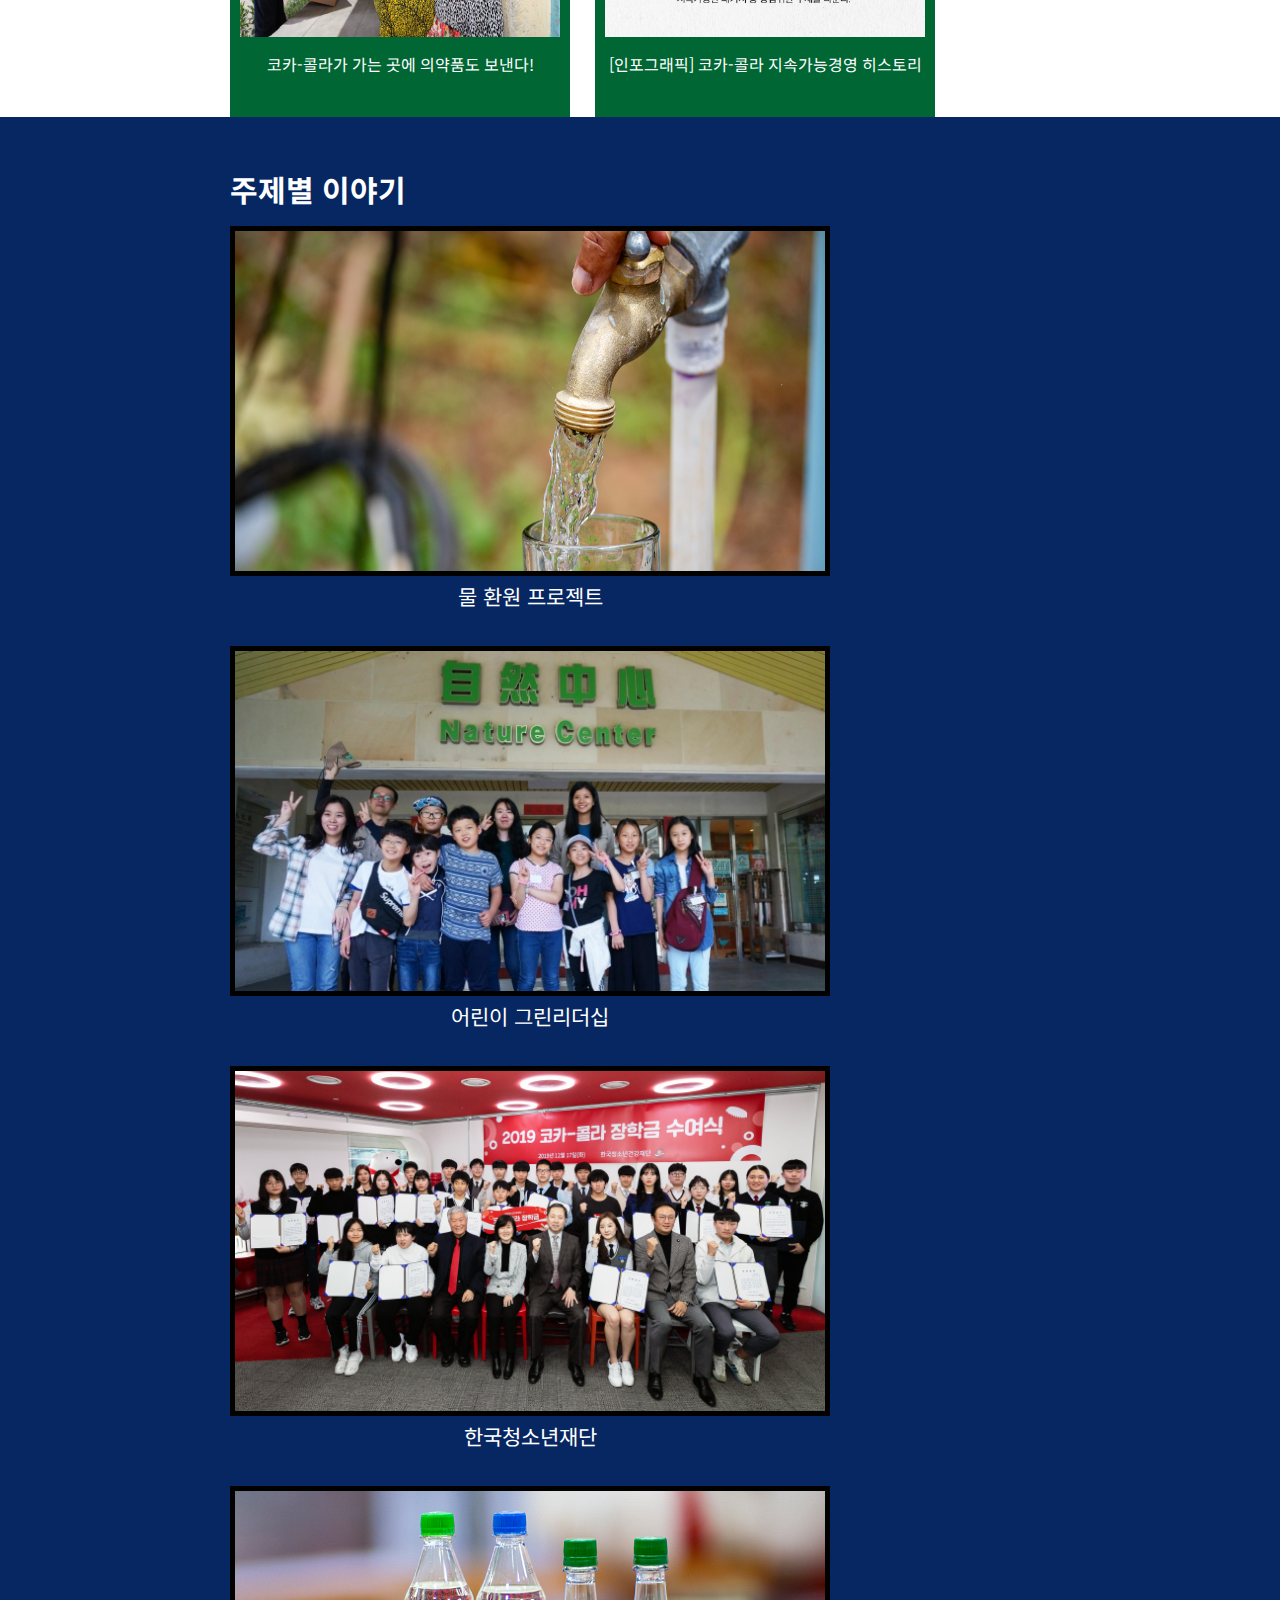
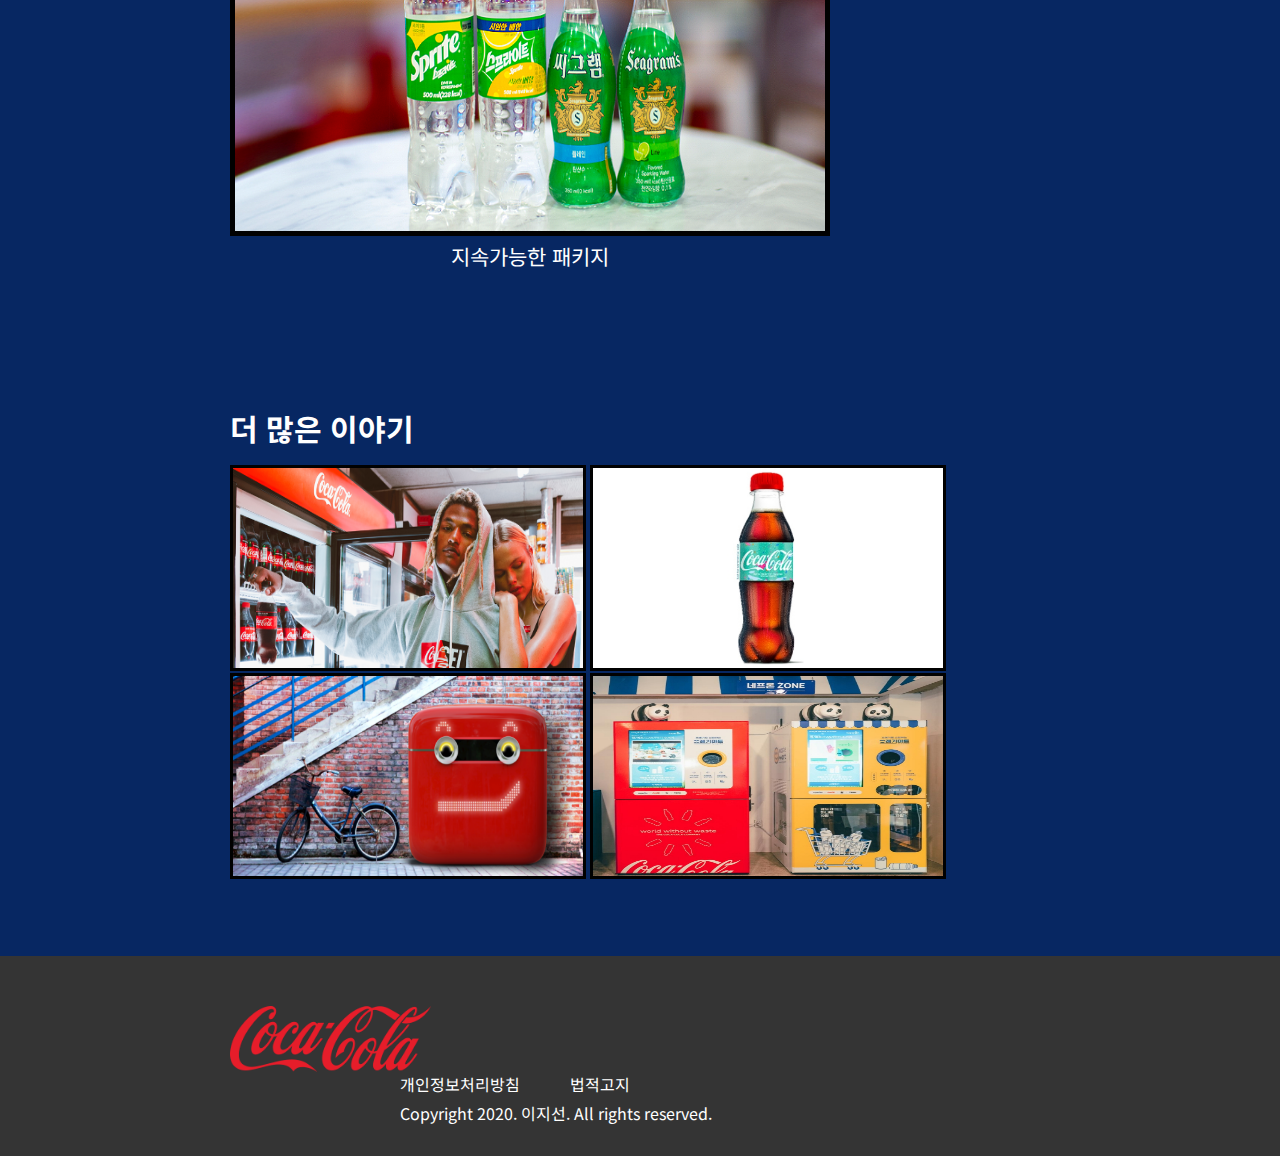
<file: cocacola/community.html>
<!DOCTYPE html>
<html lang="ko">
<head>
    <meta charset="UTF-8">
    <title>Cocacola</title>
    <link rel="stylesheet" href="css/community.css">
    <!--font-->
    <link href="https://fonts.googleapis.com/css2?family=Noto+Sans+KR:wght@300;400&display=swap" rel="stylesheet">
</head>
<body>
    <header>
        <div class="header">
            <ul class="main_menu floatL">
                <li class="logo"><a href="index.html"><img src="images/logo.png"></a></li>
            </ul>
            <ul class="gnb_menu floatR">
               <img src="images/hamburger_icon.png" alt="">
                <li class="menu1" >
                    <a href="#">회사소개</a>
                    <div class="gnbSub">
                        <div class="sub1Body subMenu hover">
                            <ul class="sub1">
                                <li><a href="company.html">회사소개</a></li>
                                <li><a href="#">연혁</a></li>
                                <li><a href="#">지속 가능 경영</a></li>
                            </ul>
                        </div>
                    </div>
                </li>
                <li class="menu2">
                    <a  href="#">제품소개</a>
                    <div class="gnbSub">
                      <div class="sub2Body subMenu hover">
                            <ul class="sub2">
                                <li><a href="product.html">제품소개</a></li>
                                <li><a href="#">신제품</a></li>
                           </ul>
                        </div>
                    </div>
                </li>
                <li class="menu3">
                    <a class="menu3" href="#">커뮤니티</a>
                    <div class="gnbSub">
                       <div class="sub3Body subMenu hover">
                            <ul class="sub3">
                                <li><a href="community.html">커뮤니티</a></li>
                                <li><a href="#">보도자료</a></li>
                                <li><a href="#">홍보영상</a></li>
                            </ul>
                        </div>
                    </div>
                </li>
                <li class="menu4">
                    <a class="menu4" href="#">고객서비스</a>
                    <div class="gnbSub">
                        <div class="sub4Body subMenu hover">
                            <ul class="sub4 floatR">
                                <li><a href="#">고객서비스</a></li>
                            </ul>
                        </div>
                    </div>
                </li>
            </ul>
        </div>
    </header>
    <div class="container">
        <div class="content1">
            <h1>커뮤니티</h1>
            <h2>코카-콜라 이야기</h2>
            <div class="con1 mainIMG">
                <img src="images/con5.png" alt="">
                <p>사랑을 나누는 하트 저수지</p>
            </div>
            <div class="con2 subIMG">
                <div class="con2-1 con2Inline marginR">
                    <img src="images/con6.jpg" alt="">
                    <p>10년만에 물 소리가 둘려요! <br>시례마을의 변화</p>
                </div>
                <div class="con2-2 con2Inline marginR">
                    <img src="images/con7.jpg" alt="">
                    <p>코카-콜라에서 저수지를 만드는 이유는?</p>
                </div>
                <div class="con2-3 con2Inline marginR">
                    <img src="images/con8.jpg" alt="">
                    <p>코카-콜라가 가는 곳에 의약품도 보낸다!</p>
                </div>
                <div class="con2-4 con2Inline">
                    <img src="images/con9.jpg" alt="">
                    <p>[인포그래픽] 코카-콜라 지속가능경영 히스토리</p>
                </div>
            </div>
        </div>
        <div class="content2">
            <h2>주제별 이야기</h2>
            <div class="con3">
                <div class="con3-1 box">
                    <img src="images/con10.jpg" alt="">
                    <p class="title">물 환원 프로젝트</p>
                    <p class="hover_p">
                        <span>#깨끗한물</span><br>
                        1.5조 리터의 깨끗한 물이 지역사회로!
                    </p>
                </div>
                <div class="con3-2 box">
                    <img src="images/con11.jpg" alt="">
                    <p class="title">어린이 그린리더십</p>
                    <p class="hover_p">
                        <span>#그린리더</span><br>
                        우수 그린리더가 되면 해외 연수를 보내준다고? <br>
                        2019대만 연수 편
                    </p>
                </div>
            </div>
            <div class="con4">
               <div class="con4-1 box">
                    <img src="images/con12.png" alt="">
                    <p class="title">한국청소년재단</p>
                    <p class="hover_p">
                        <span>#청소년리더십</span><br>
                        청소년들의 꿈을 응원해요!<br>
                        코카-콜라 장학생 선발
                    </p>   
               </div>
               <div class="con4-2 box">
                    <img src="images/con13.png" alt="">
                    <p class="title">지속가능한 패키지</p>
                    <p class="hover_p">
                        <span>#지속가능한패키지</span><br>
                        스프라이트와 씨그램이 유명해진 이유?
                    </p>
               </div>
            </div>
        </div>
        <div class="content3">
            <h2>더 많은 이야기</h2>
            <div class="con5">
               <div class="con5-box1 box">
                    <img src="images/con14.png" alt="">
                    <p>
                        재활용한 페트병이 청자켓으로?<br>
                        코카-콜라 X 디젤
                    </p>
                    <p class="hover">
                        코카-콜라 X 디젤
                    </p>
               </div>
               <div class="con5-box2 box">
                    <img class="paddingL" src="images/con15.jpg" alt="">
                   <p>
                       세계 최초! 해양 플라스틱<br>
                       쓰레기로 만든 코카-콜라 페트병
                   </p>
                   <p class="hover">
                        쓰레기로 만든 페트병
                    </p>
               </div>
               <div class="con5-box3 box">
                    <img class="paddingL" src="images/con16.png" alt="">
                    <p>
                        재활용을 하면 자판기가<br>
                        웃어준다고?
                    </p>
                    <p class="hover">
                        재활용 자판기
                    </p>
               </div>
               <div class="con5-box4 box">
                    <img class="paddingL" src="images/con17.jpg" alt="">
                    <p>
                        쓰레기를 돈으로 바꿔준다고?<br>
                        쓰레기마트 체험기
                    </p>
                    <p class="hover">
                        쓰레기마트 체험기
                    </p>
               </div>
            </div>
        </div>
    </div>
    <footer>
       <div class="footer">
            <img src="images/logo.png" alt="">
            <ul>
                <li><a href="#">개인정보처리방침</a></li>
                <li><a href="#">법적고지</a></li>
            </ul>
            <p>Copyright 2020. 이지선. All rights reserved.</p>
        </div>
    </footer>
</body>
</html>
</file>
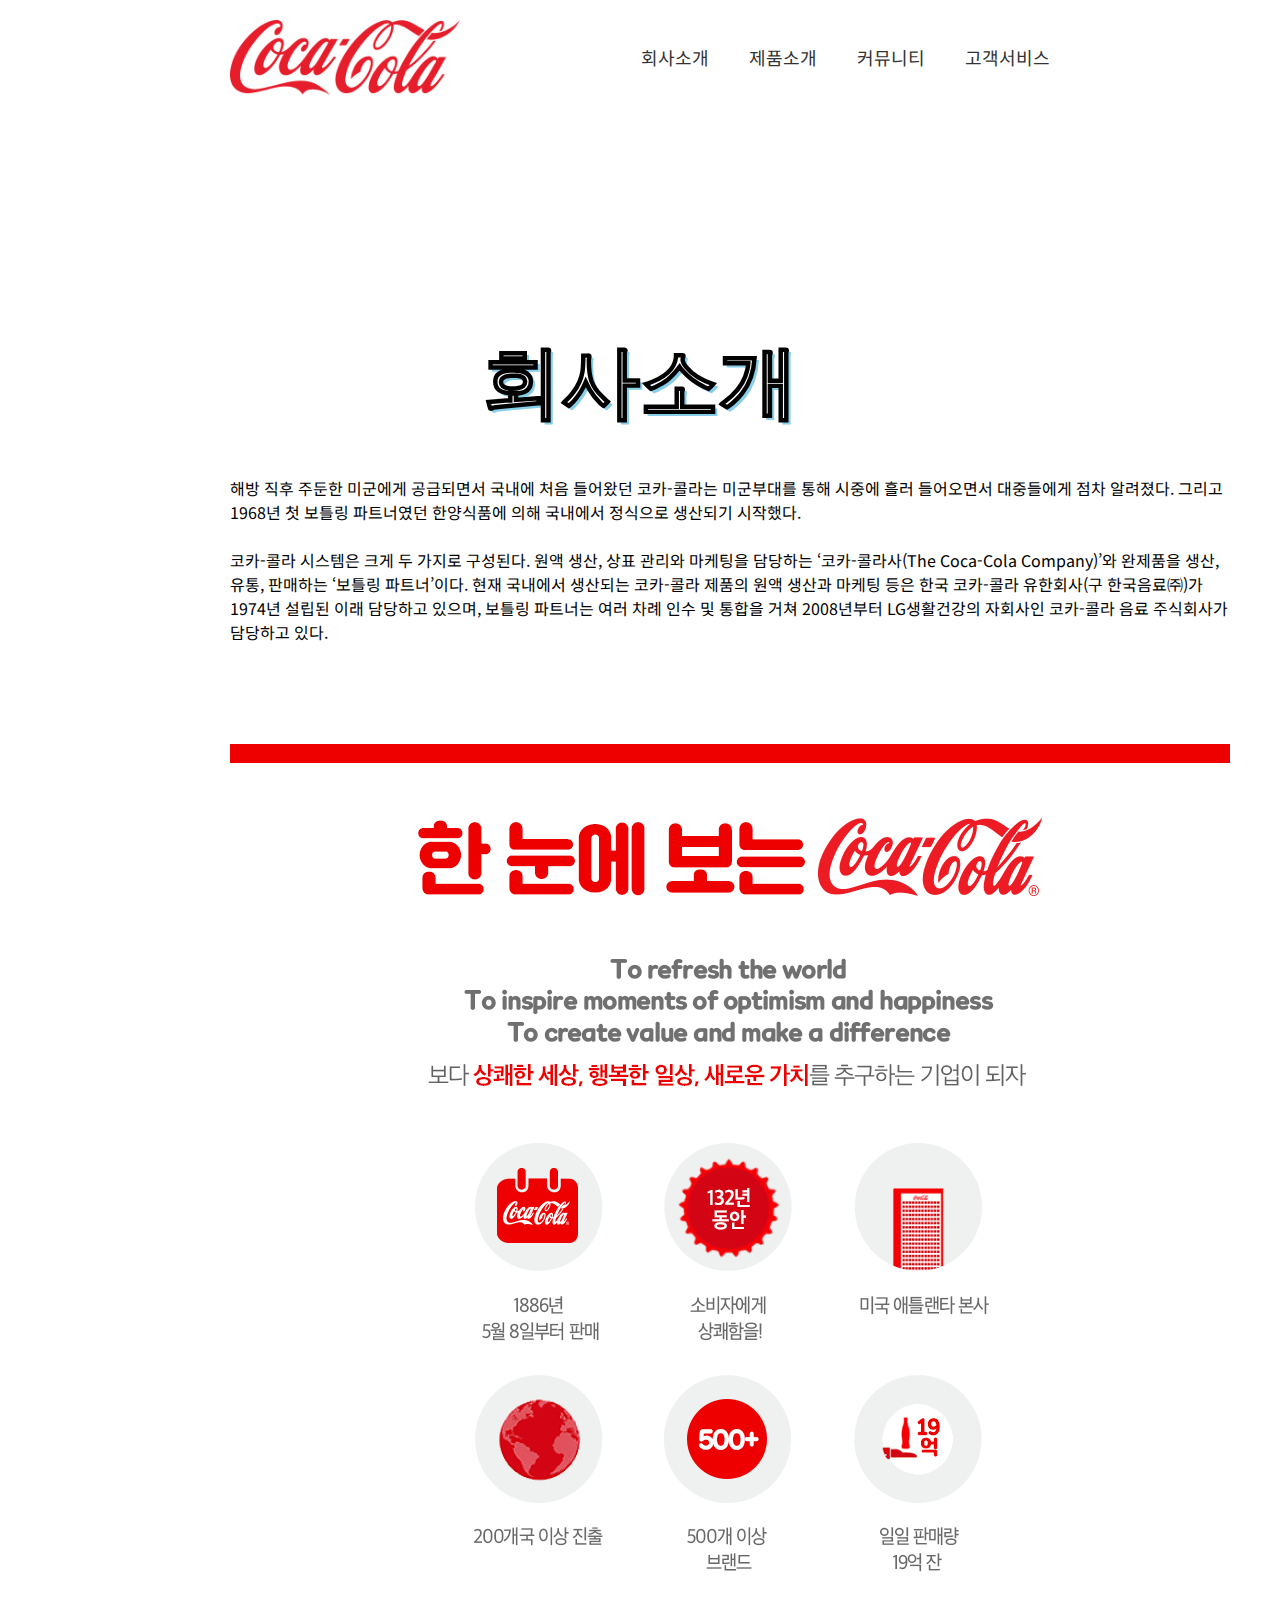
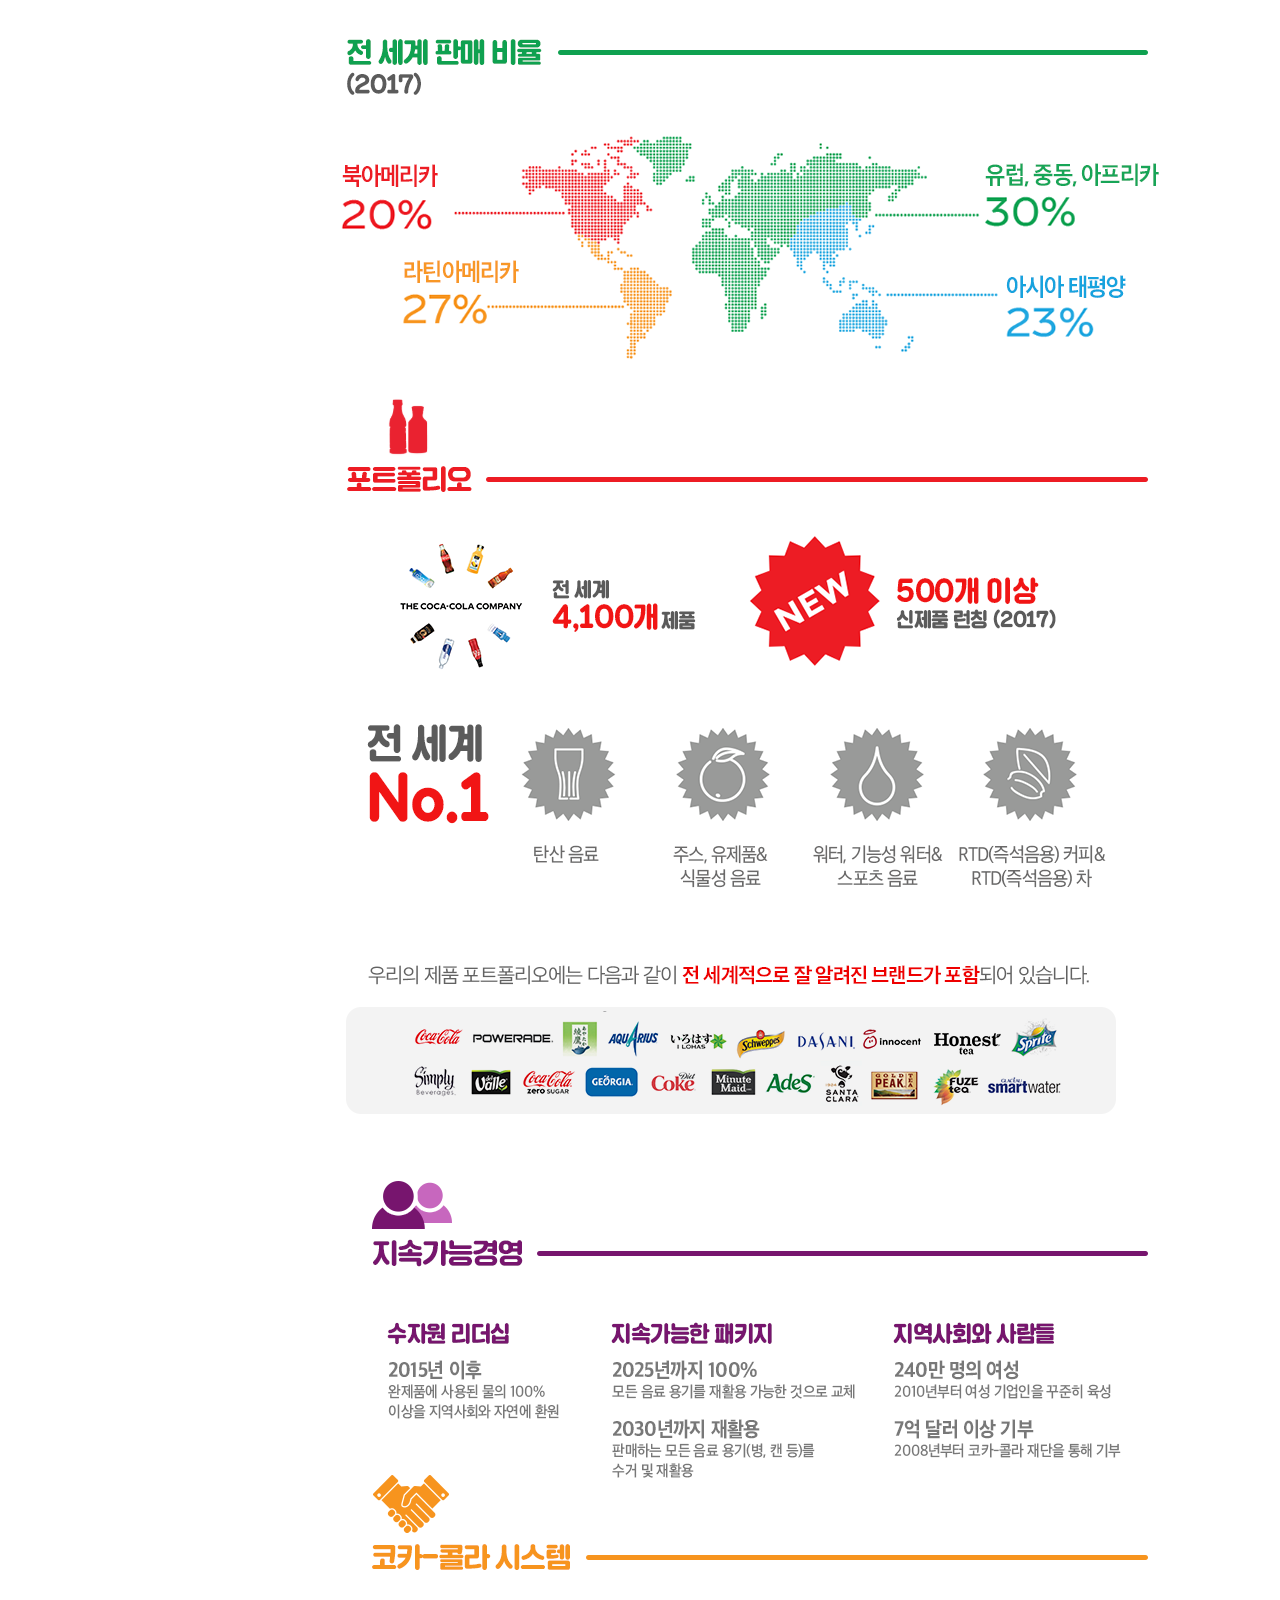
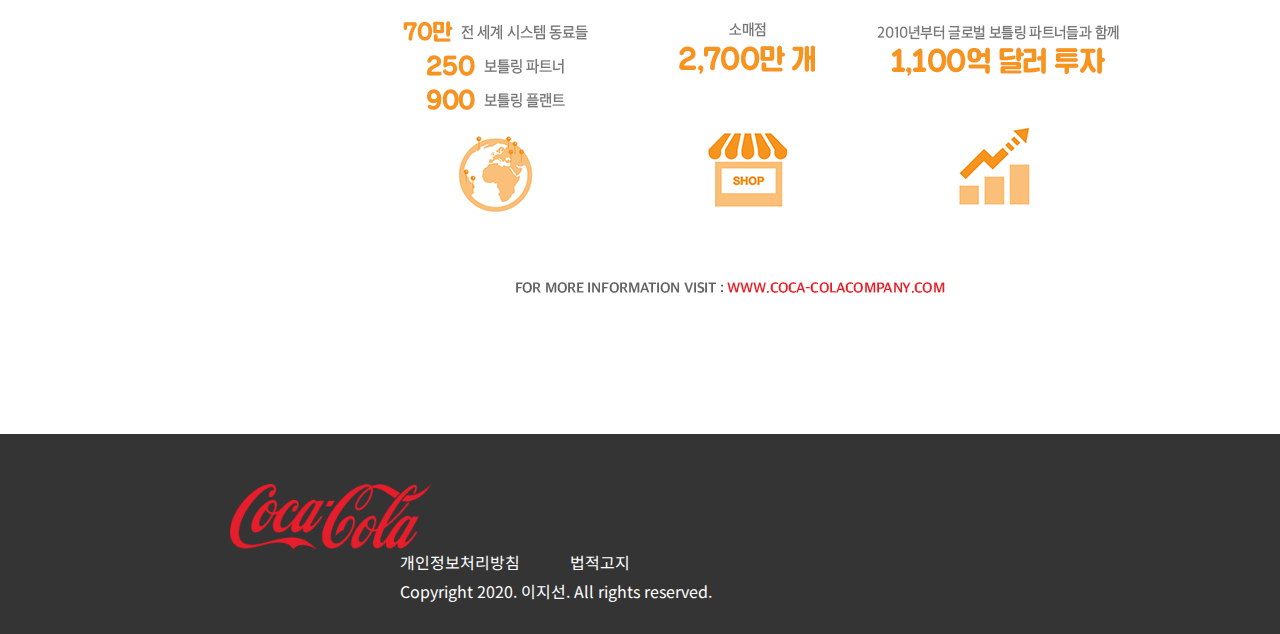
<file: cocacola/company.html>
<!DOCTYPE html>
<html lang="ko">
<head>
    <meta charset="UTF-8">
    <title>Cocacola</title>
    <link rel="stylesheet" href="css/company.css">
    <!--font-->
    <link href="https://fonts.googleapis.com/css2?family=Noto+Sans+KR:wght@300;400&display=swap" rel="stylesheet">
</head>
<body>
    <header>
        <div class="header">
            <ul class="main_menu floatL">
                <li class="logo"><a href="index.html"><img src="images/logo.png"></a></li>
            </ul>
            <ul class="gnb_menu floatR">
               <img src="images/hamburger_icon.png" alt="">
                <li class="menu1" >
                    <a href="#">회사소개</a>
                    <div class="gnbSub">
                        <div class="sub1Body subMenu hover">
                            <ul class="sub1">
                                <li><a href="company.html">회사소개</a></li>
                                <li><a href="#">연혁</a></li>
                                <li><a href="#">지속 가능 경영</a></li>
                            </ul>
                        </div>
                    </div>
                </li>
                <li class="menu2">
                    <a  href="#">제품소개</a>
                    <div class="gnbSub">
                      <div class="sub2Body subMenu hover">
                            <ul class="sub2">
                                <li><a href="product.html">제품소개</a></li>
                                <li><a href="#">신제품</a></li>
                           </ul>
                        </div>
                    </div>
                </li>
                <li class="menu3">
                    <a class="menu3" href="#">커뮤니티</a>
                    <div class="gnbSub">
                       <div class="sub3Body subMenu hover">
                            <ul class="sub3">
                                <li><a href="community.html">커뮤니티</a></li>
                                <li><a href="#">보도자료</a></li>
                                <li><a href="#">홍보영상</a></li>
                            </ul>
                        </div>
                    </div>
                </li>
                <li class="menu4">
                    <a class="menu4" href="#">고객서비스</a>
                    <div class="gnbSub">
                        <div class="sub4Body subMenu hover">
                            <ul class="sub4 floatR">
                                <li><a href="#">고객서비스</a></li>
                            </ul>
                        </div>
                    </div>
                </li>
            </ul>
        </div>
    </header>
    <div class="container">
        <div class="content1">
            <h1>회사소개</h1>
            <p>
                해방 직후 주둔한 미군에게 공급되면서 국내에 처음 들어왔던 코카-콜라는 미군부대를 통해 시중에 흘러 들어오면서 대중들에게 점차 알려졌다. 그리고 1968년 첫 보틀링 파트너였던 한양식품에 의해 국내에서 정식으로 생산되기 시작했다.
                <br><br>
                코카-콜라 시스템은 크게 두 가지로 구성된다. 원액 생산, 상표 관리와 마케팅을 담당하는 ‘코카-콜라사(The Coca-Cola Company)’와 완제품을 생산, 유통, 판매하는 ‘보틀링 파트너’이다. 현재 국내에서 생산되는 코카-콜라 제품의 원액 생산과 마케팅 등은 한국 코카-콜라 유한회사(구 한국음료㈜)가 1974년 설립된 이래 담당하고 있으며, 보틀링 파트너는 여러 차례 인수 및 통합을 거쳐 2008년부터 LG생활건강의 자회사인 코카-콜라 음료 주식회사가 담당하고 있다.
            </p>
            <img src="images/con4.png" alt="">
        </div>
    </div>
    <footer>
       <div class="footer">
            <img src="images/logo.png" alt="">
            <ul>
                <li><a href="#">개인정보처리방침</a></li>
                <li><a href="#">법적고지</a></li>
            </ul>
            <p>Copyright 2020. 이지선. All rights reserved.</p>
        </div>
    </footer>
</body>
</html>
</file>
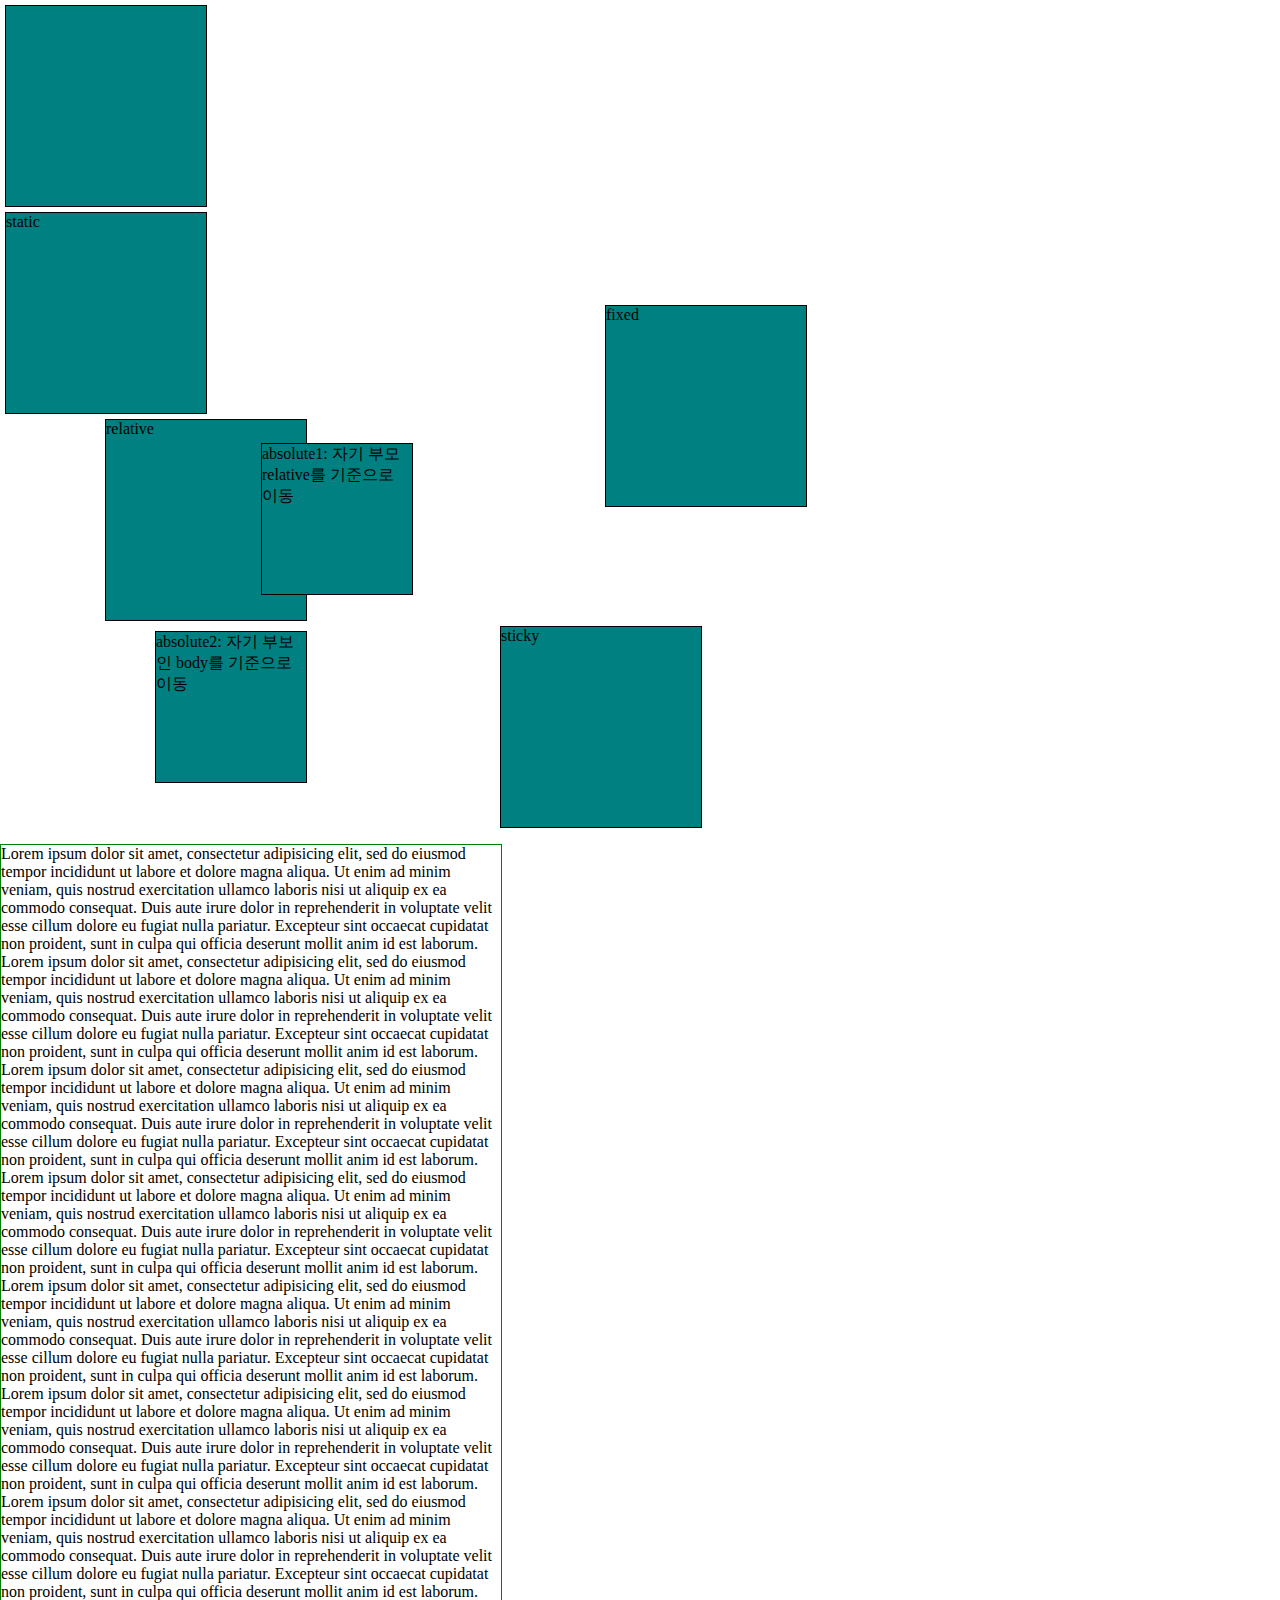
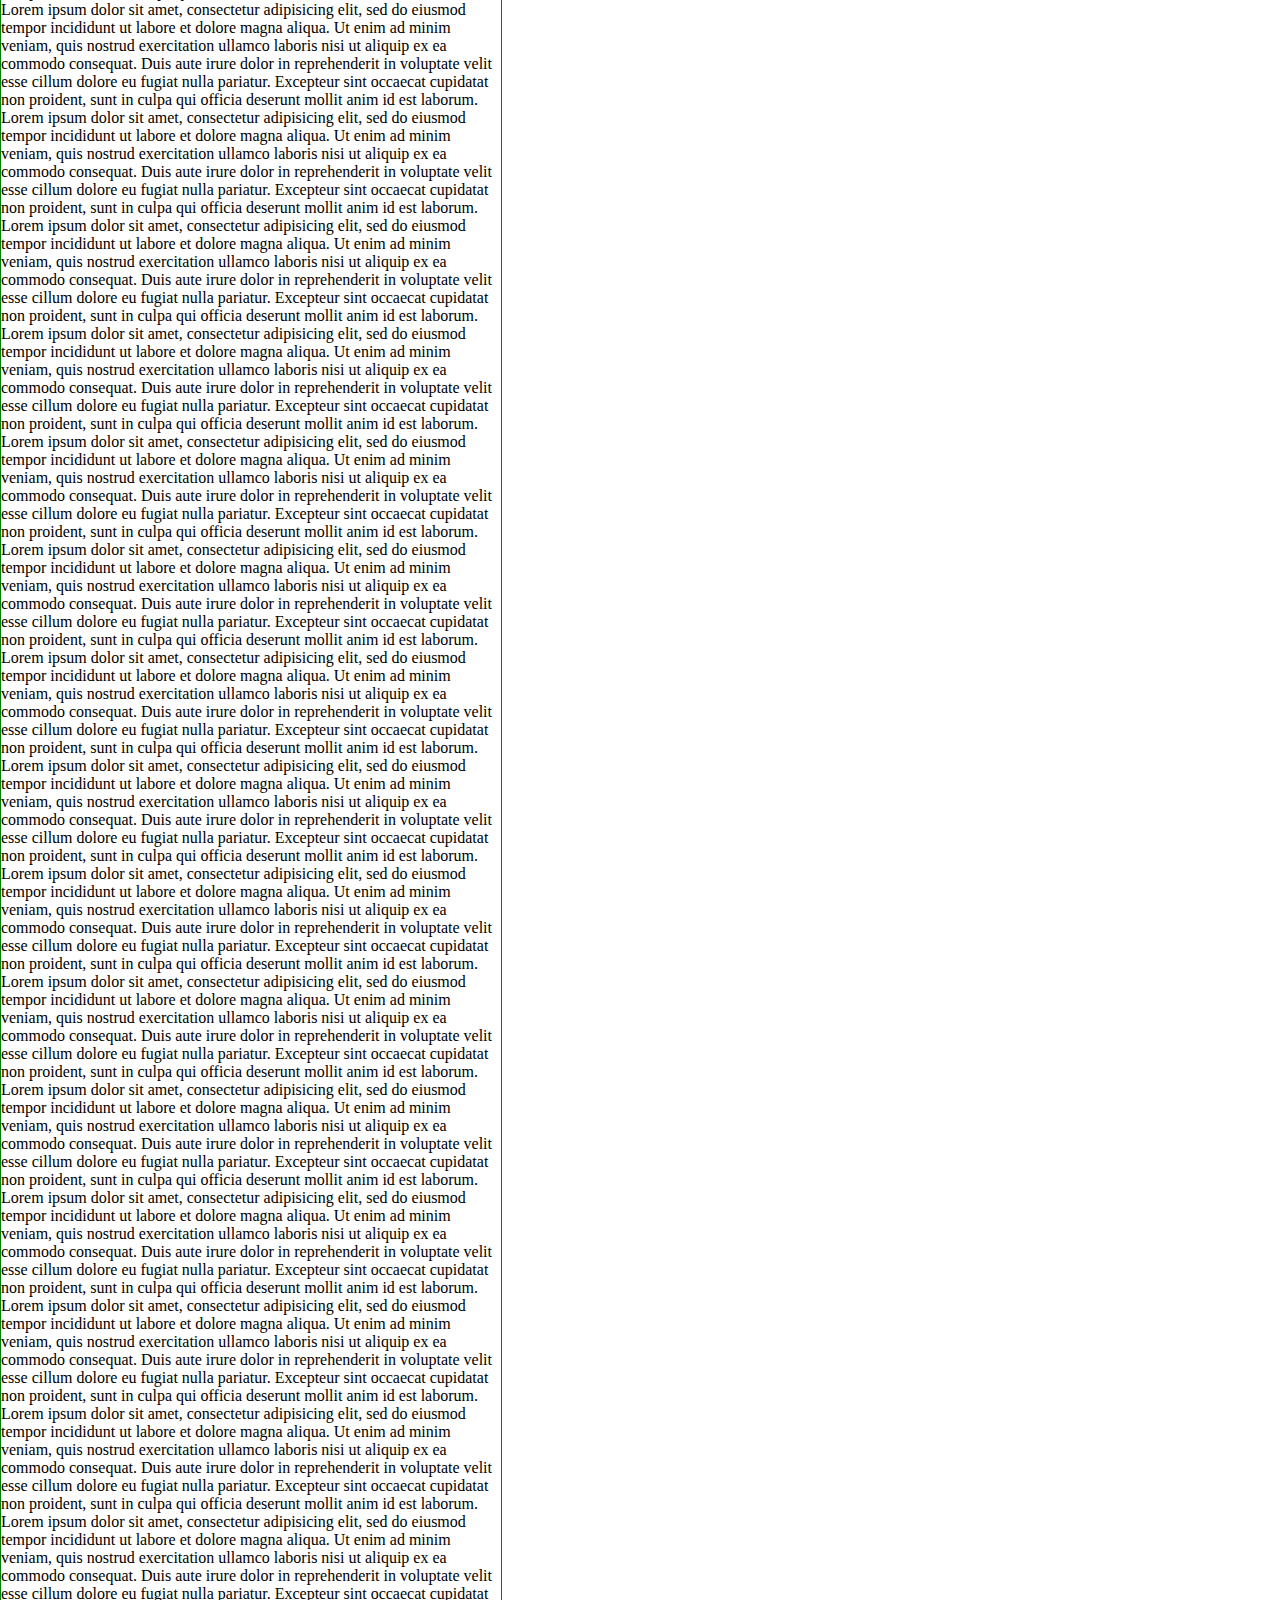
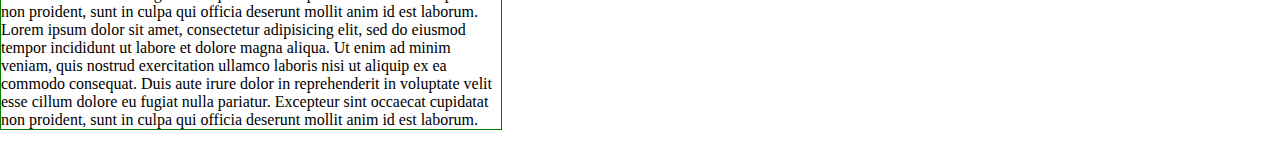
<file: cocacola/position.html>
<!DOCTYPE html>
<html lang="en">
<head>
    <meta charset="UTF-8">
    <title>Document</title>
    <style>
        body{margin: 0; }
        div{width: 200px; height: 200px; border: 1px solid black; margin: 5px; background-color: teal}
        
        div.static{position: static;  left:100px;}
        div.relative{position: relative; left: 100px; }
        div.absolute1{width: 150px; height: 150px; position: absolute; left:150px}
        div.absolute2{width: 150px; height: 150px; position: absolute; left:150px}
        div.fixed{position: fixed; top: 300px; left: 600px;}
        div.sticky{position: sticky; top: 0; left: 500px }
        p{width: 500px; border: 1px solid green}
    </style>
</head>
<body>
    <div></div>
    <div class="static">static</div>
    <div class="relative">
         relative<div class="absolute1">absolute1: 자기 부모 relative를 기준으로 이동</div>
    </div>
    <div class="absolute2">absolute2: 자기 부보인 body를 기준으로 이동</div>
    <div class="fixed">fixed</div>
    <div class="sticky">sticky</div>
    
    <p>Lorem ipsum dolor sit amet, consectetur adipisicing elit, sed do eiusmod tempor incididunt ut labore et dolore magna aliqua. Ut enim ad minim veniam, quis nostrud exercitation ullamco laboris nisi ut aliquip ex ea commodo consequat. Duis aute irure dolor in reprehenderit in voluptate velit esse cillum dolore eu fugiat nulla pariatur. Excepteur sint occaecat cupidatat non proident, sunt in culpa qui officia deserunt mollit anim id est laborum.
    Lorem ipsum dolor sit amet, consectetur adipisicing elit, sed do eiusmod tempor incididunt ut labore et dolore magna aliqua. Ut enim ad minim veniam, quis nostrud exercitation ullamco laboris nisi ut aliquip ex ea commodo consequat. Duis aute irure dolor in reprehenderit in voluptate velit esse cillum dolore eu fugiat nulla pariatur. Excepteur sint occaecat cupidatat non proident, sunt in culpa qui officia deserunt mollit anim id est laborum.
    Lorem ipsum dolor sit amet, consectetur adipisicing elit, sed do eiusmod tempor incididunt ut labore et dolore magna aliqua. Ut enim ad minim veniam, quis nostrud exercitation ullamco laboris nisi ut aliquip ex ea commodo consequat. Duis aute irure dolor in reprehenderit in voluptate velit esse cillum dolore eu fugiat nulla pariatur. Excepteur sint occaecat cupidatat non proident, sunt in culpa qui officia deserunt mollit anim id est laborum.
    Lorem ipsum dolor sit amet, consectetur adipisicing elit, sed do eiusmod tempor incididunt ut labore et dolore magna aliqua. Ut enim ad minim veniam, quis nostrud exercitation ullamco laboris nisi ut aliquip ex ea commodo consequat. Duis aute irure dolor in reprehenderit in voluptate velit esse cillum dolore eu fugiat nulla pariatur. Excepteur sint occaecat cupidatat non proident, sunt in culpa qui officia deserunt mollit anim id est laborum.
    Lorem ipsum dolor sit amet, consectetur adipisicing elit, sed do eiusmod tempor incididunt ut labore et dolore magna aliqua. Ut enim ad minim veniam, quis nostrud exercitation ullamco laboris nisi ut aliquip ex ea commodo consequat. Duis aute irure dolor in reprehenderit in voluptate velit esse cillum dolore eu fugiat nulla pariatur. Excepteur sint occaecat cupidatat non proident, sunt in culpa qui officia deserunt mollit anim id est laborum.
    Lorem ipsum dolor sit amet, consectetur adipisicing elit, sed do eiusmod tempor incididunt ut labore et dolore magna aliqua. Ut enim ad minim veniam, quis nostrud exercitation ullamco laboris nisi ut aliquip ex ea commodo consequat. Duis aute irure dolor in reprehenderit in voluptate velit esse cillum dolore eu fugiat nulla pariatur. Excepteur sint occaecat cupidatat non proident, sunt in culpa qui officia deserunt mollit anim id est laborum.
    Lorem ipsum dolor sit amet, consectetur adipisicing elit, sed do eiusmod tempor incididunt ut labore et dolore magna aliqua. Ut enim ad minim veniam, quis nostrud exercitation ullamco laboris nisi ut aliquip ex ea commodo consequat. Duis aute irure dolor in reprehenderit in voluptate velit esse cillum dolore eu fugiat nulla pariatur. Excepteur sint occaecat cupidatat non proident, sunt in culpa qui officia deserunt mollit anim id est laborum.
    Lorem ipsum dolor sit amet, consectetur adipisicing elit, sed do eiusmod tempor incididunt ut labore et dolore magna aliqua. Ut enim ad minim veniam, quis nostrud exercitation ullamco laboris nisi ut aliquip ex ea commodo consequat. Duis aute irure dolor in reprehenderit in voluptate velit esse cillum dolore eu fugiat nulla pariatur. Excepteur sint occaecat cupidatat non proident, sunt in culpa qui officia deserunt mollit anim id est laborum.
    Lorem ipsum dolor sit amet, consectetur adipisicing elit, sed do eiusmod tempor incididunt ut labore et dolore magna aliqua. Ut enim ad minim veniam, quis nostrud exercitation ullamco laboris nisi ut aliquip ex ea commodo consequat. Duis aute irure dolor in reprehenderit in voluptate velit esse cillum dolore eu fugiat nulla pariatur. Excepteur sint occaecat cupidatat non proident, sunt in culpa qui officia deserunt mollit anim id est laborum.
    Lorem ipsum dolor sit amet, consectetur adipisicing elit, sed do eiusmod tempor incididunt ut labore et dolore magna aliqua. Ut enim ad minim veniam, quis nostrud exercitation ullamco laboris nisi ut aliquip ex ea commodo consequat. Duis aute irure dolor in reprehenderit in voluptate velit esse cillum dolore eu fugiat nulla pariatur. Excepteur sint occaecat cupidatat non proident, sunt in culpa qui officia deserunt mollit anim id est laborum.
    Lorem ipsum dolor sit amet, consectetur adipisicing elit, sed do eiusmod tempor incididunt ut labore et dolore magna aliqua. Ut enim ad minim veniam, quis nostrud exercitation ullamco laboris nisi ut aliquip ex ea commodo consequat. Duis aute irure dolor in reprehenderit in voluptate velit esse cillum dolore eu fugiat nulla pariatur. Excepteur sint occaecat cupidatat non proident, sunt in culpa qui officia deserunt mollit anim id est laborum.
    Lorem ipsum dolor sit amet, consectetur adipisicing elit, sed do eiusmod tempor incididunt ut labore et dolore magna aliqua. Ut enim ad minim veniam, quis nostrud exercitation ullamco laboris nisi ut aliquip ex ea commodo consequat. Duis aute irure dolor in reprehenderit in voluptate velit esse cillum dolore eu fugiat nulla pariatur. Excepteur sint occaecat cupidatat non proident, sunt in culpa qui officia deserunt mollit anim id est laborum.
    Lorem ipsum dolor sit amet, consectetur adipisicing elit, sed do eiusmod tempor incididunt ut labore et dolore magna aliqua. Ut enim ad minim veniam, quis nostrud exercitation ullamco laboris nisi ut aliquip ex ea commodo consequat. Duis aute irure dolor in reprehenderit in voluptate velit esse cillum dolore eu fugiat nulla pariatur. Excepteur sint occaecat cupidatat non proident, sunt in culpa qui officia deserunt mollit anim id est laborum.
    Lorem ipsum dolor sit amet, consectetur adipisicing elit, sed do eiusmod tempor incididunt ut labore et dolore magna aliqua. Ut enim ad minim veniam, quis nostrud exercitation ullamco laboris nisi ut aliquip ex ea commodo consequat. Duis aute irure dolor in reprehenderit in voluptate velit esse cillum dolore eu fugiat nulla pariatur. Excepteur sint occaecat cupidatat non proident, sunt in culpa qui officia deserunt mollit anim id est laborum.
    Lorem ipsum dolor sit amet, consectetur adipisicing elit, sed do eiusmod tempor incididunt ut labore et dolore magna aliqua. Ut enim ad minim veniam, quis nostrud exercitation ullamco laboris nisi ut aliquip ex ea commodo consequat. Duis aute irure dolor in reprehenderit in voluptate velit esse cillum dolore eu fugiat nulla pariatur. Excepteur sint occaecat cupidatat non proident, sunt in culpa qui officia deserunt mollit anim id est laborum.
    Lorem ipsum dolor sit amet, consectetur adipisicing elit, sed do eiusmod tempor incididunt ut labore et dolore magna aliqua. Ut enim ad minim veniam, quis nostrud exercitation ullamco laboris nisi ut aliquip ex ea commodo consequat. Duis aute irure dolor in reprehenderit in voluptate velit esse cillum dolore eu fugiat nulla pariatur. Excepteur sint occaecat cupidatat non proident, sunt in culpa qui officia deserunt mollit anim id est laborum.
    Lorem ipsum dolor sit amet, consectetur adipisicing elit, sed do eiusmod tempor incididunt ut labore et dolore magna aliqua. Ut enim ad minim veniam, quis nostrud exercitation ullamco laboris nisi ut aliquip ex ea commodo consequat. Duis aute irure dolor in reprehenderit in voluptate velit esse cillum dolore eu fugiat nulla pariatur. Excepteur sint occaecat cupidatat non proident, sunt in culpa qui officia deserunt mollit anim id est laborum.
    Lorem ipsum dolor sit amet, consectetur adipisicing elit, sed do eiusmod tempor incididunt ut labore et dolore magna aliqua. Ut enim ad minim veniam, quis nostrud exercitation ullamco laboris nisi ut aliquip ex ea commodo consequat. Duis aute irure dolor in reprehenderit in voluptate velit esse cillum dolore eu fugiat nulla pariatur. Excepteur sint occaecat cupidatat non proident, sunt in culpa qui officia deserunt mollit anim id est laborum.
    Lorem ipsum dolor sit amet, consectetur adipisicing elit, sed do eiusmod tempor incididunt ut labore et dolore magna aliqua. Ut enim ad minim veniam, quis nostrud exercitation ullamco laboris nisi ut aliquip ex ea commodo consequat. Duis aute irure dolor in reprehenderit in voluptate velit esse cillum dolore eu fugiat nulla pariatur. Excepteur sint occaecat cupidatat non proident, sunt in culpa qui officia deserunt mollit anim id est laborum.
    Lorem ipsum dolor sit amet, consectetur adipisicing elit, sed do eiusmod tempor incididunt ut labore et dolore magna aliqua. Ut enim ad minim veniam, quis nostrud exercitation ullamco laboris nisi ut aliquip ex ea commodo consequat. Duis aute irure dolor in reprehenderit in voluptate velit esse cillum dolore eu fugiat nulla pariatur. Excepteur sint occaecat cupidatat non proident, sunt in culpa qui officia deserunt mollit anim id est laborum.
    Lorem ipsum dolor sit amet, consectetur adipisicing elit, sed do eiusmod tempor incididunt ut labore et dolore magna aliqua. Ut enim ad minim veniam, quis nostrud exercitation ullamco laboris nisi ut aliquip ex ea commodo consequat. Duis aute irure dolor in reprehenderit in voluptate velit esse cillum dolore eu fugiat nulla pariatur. Excepteur sint occaecat cupidatat non proident, sunt in culpa qui officia deserunt mollit anim id est laborum.
    Lorem ipsum dolor sit amet, consectetur adipisicing elit, sed do eiusmod tempor incididunt ut labore et dolore magna aliqua. Ut enim ad minim veniam, quis nostrud exercitation ullamco laboris nisi ut aliquip ex ea commodo consequat. Duis aute irure dolor in reprehenderit in voluptate velit esse cillum dolore eu fugiat nulla pariatur. Excepteur sint occaecat cupidatat non proident, sunt in culpa qui officia deserunt mollit anim id est laborum.
    Lorem ipsum dolor sit amet, consectetur adipisicing elit, sed do eiusmod tempor incididunt ut labore et dolore magna aliqua. Ut enim ad minim veniam, quis nostrud exercitation ullamco laboris nisi ut aliquip ex ea commodo consequat. Duis aute irure dolor in reprehenderit in voluptate velit esse cillum dolore eu fugiat nulla pariatur. Excepteur sint occaecat cupidatat non proident, sunt in culpa qui officia deserunt mollit anim id est laborum.</p>
</body>
</html>
</file>
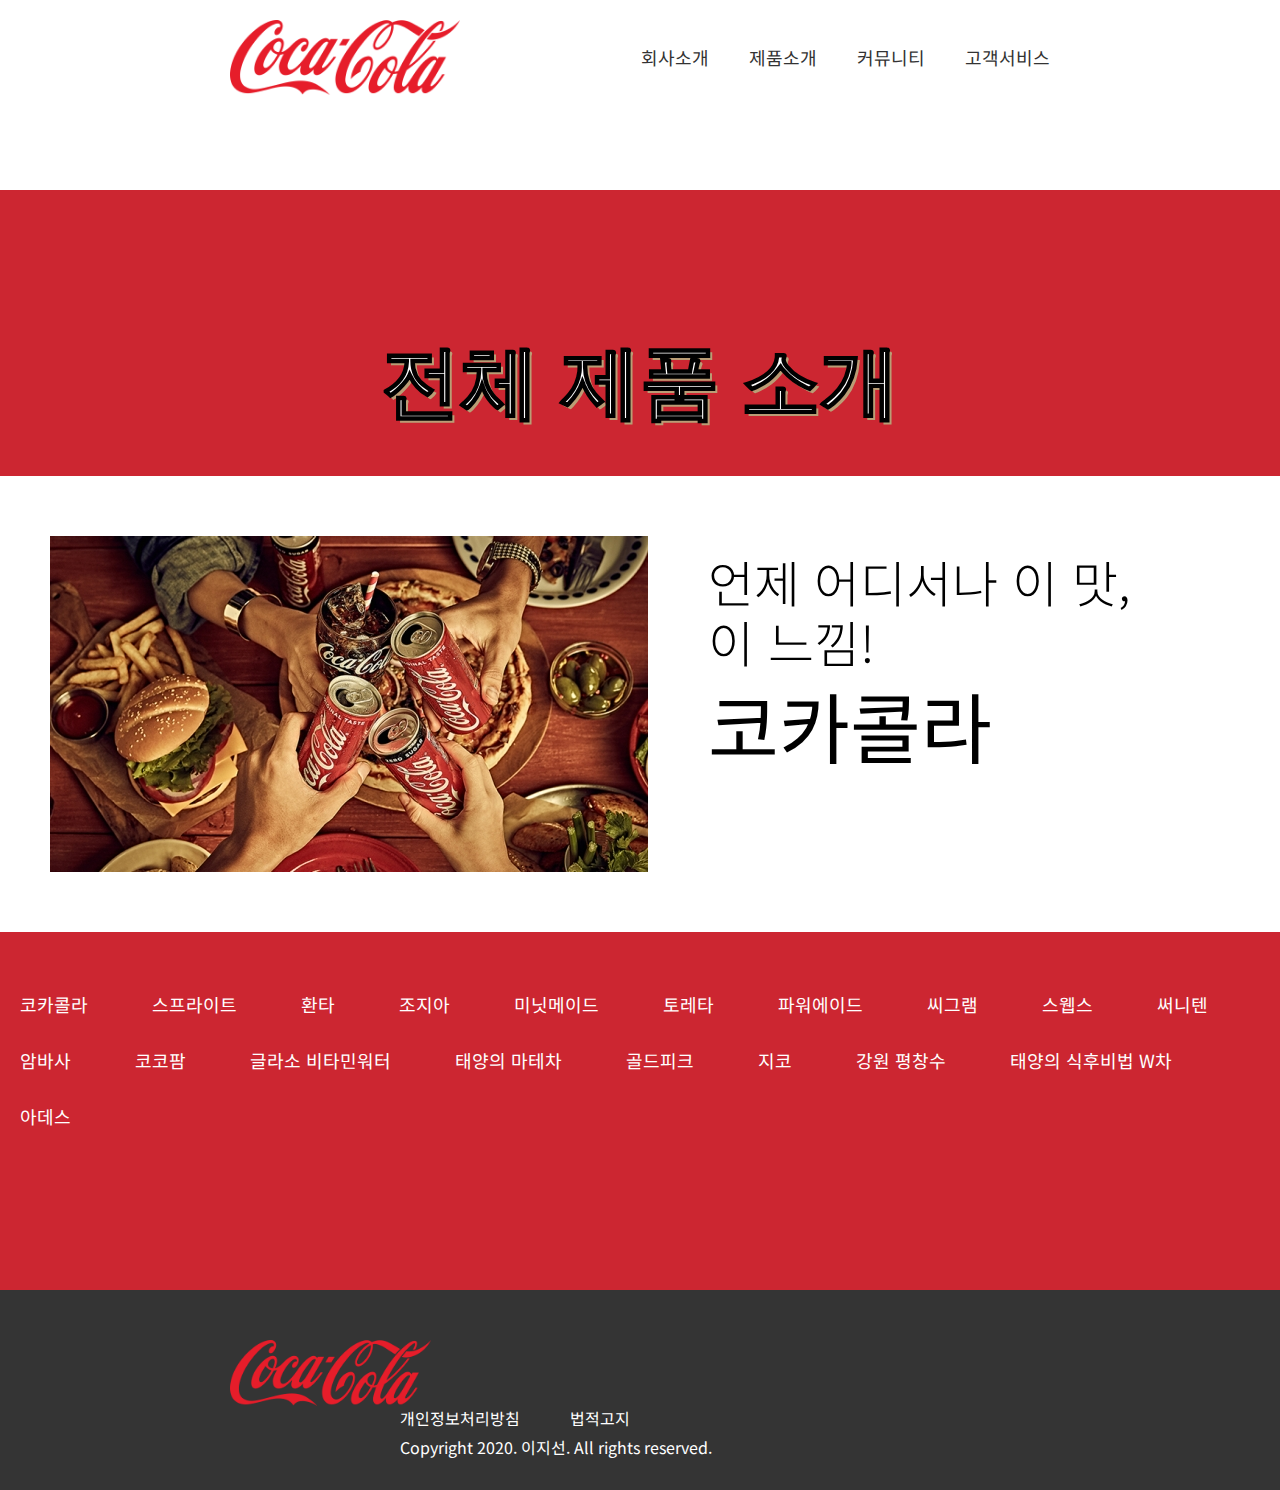
<file: cocacola/product.html>
<!DOCTYPE html>
<html lang="ko">
<head>
    <meta charset="UTF-8">
    <meta name="viewport" content="width=device-width, initial-scale=1">
    <title>Cocacola</title>
    <link rel="stylesheet" href="css/product.css">
    
    <script src="javascript/jquery-1.8.3.min.js"></script>
    <script src="javascript/custom.js"></script>
    <!--font-->
    <link href="https://fonts.googleapis.com/css2?family=Noto+Sans+KR:wght@300;400&display=swap" rel="stylesheet">
</head>
<body>
    <header>
        <div class="header">
            <ul class="main_menu floatL">
                <li class="logo"><a href="index.html"><img src="images/logo.png"></a></li>
            </ul>
            <ul class="gnb_menu floatR">
               <img src="images/hamburger_icon.png" alt="">
                <li class="menu1" >
                    <a href="#">회사소개</a>
                    <div class="gnbSub">
                        <div class="sub1Body subMenu hover">
                            <ul class="sub1">
                                <li><a href="company.html">회사소개</a></li>
                                <li><a href="#">연혁</a></li>
                                <li><a href="#">지속 가능 경영</a></li>
                            </ul>
                        </div>
                    </div>
                </li>
                <li class="menu2">
                    <a  href="#">제품소개</a>
                    <div class="gnbSub">
                      <div class="sub2Body subMenu hover">
                            <ul class="sub2">
                                <li><a href="product.html">제품소개</a></li>
                                <li><a href="#">신제품</a></li>
                           </ul>
                        </div>
                    </div>
                </li>
                <li class="menu3">
                    <a class="menu3" href="#">커뮤니티</a>
                    <div class="gnbSub">
                       <div class="sub3Body subMenu hover">
                            <ul class="sub3">
                                <li><a href="community.html">커뮤니티</a></li>
                                <li><a href="#">보도자료</a></li>
                                <li><a href="#">홍보영상</a></li>
                            </ul>
                        </div>
                    </div>
                </li>
                <li class="menu4">
                    <a class="menu4" href="#">고객서비스</a>
                    <div class="gnbSub">
                        <div class="sub4Body subMenu hover">
                            <ul class="sub4 floatR">
                                <li><a href="#">고객서비스</a></li>
                            </ul>
                        </div>
                    </div>
                </li>
            </ul>
        </div>
    </header>
    <div class="container">
        <div class="content1">
           <h1>전체 제품 소개</h1>
            <div class="product">
               <div class="brand1 on" style="z-index: 19">
                    <img src="images/brand1.jpg" alt="">
                    <p>언제 어디서나 이 맛,<br>이 느낌!</p>
                    <h2>코카콜라</h2>
                </div>
                <div class="brand2" style="z-index: 18">
                    <img src="images/brand2.png" alt="">
                    <p>상쾌하게 통한다!</p>
                    <h2>스프라이트</h2>
                </div>
                <div class="brand3" style="z-index: 17">
                    <img src="images/brand3.jpg" alt="">
                    <p>마지막 한 방울까지<br>놓칠 수 없는<br>환상의 맛!</p>
                    <h2>환타</h2>
                </div>
                <div class="brand4" style="z-index: 16">
                    <img src="images/brand4.jpg" alt="">
                    <p>좋은 커피는<br>향으로 말한다!</p>
                    <h2>조지아</h2>
                </div>
                <div class="brand5" style="z-index: 15">
                    <img src="images/brand5.jpg" alt="">
                    <p>자연을 담다!</p>
                    <h2>미닛메이드</h2>
                </div>
                <div class="brand6" style="z-index: 14">
                    <img src="images/brand6.jpg" alt="">
                    <p>목마를 때 토레타!<br>니가 있어 좋타!</p>
                    <h2>토레타!</h2>
                </div>
                <div class="brand7" style="z-index: 13">
                    <img src="images/brand7.jpg" alt="">
                    <p>파워의 끝에서<br>파워가 시작된다!</p>
                    <h2>파워에이드</h2>
                </div>
                <div class="brand8" style="z-index: 12">
                    <img src="images/brand8.jpg" alt="">
                    <p>마지막까지 <br>톡~쏘는 상쾌함!</p>
                    <h2>씨그램</h2>
                </div>
                <div class="brand9" style="z-index: 11">
                    <img src="images/brand9.jpg" alt="">
                    <p>스파클링계의 신사, <br>부드러운 스파클링!</p>
                    <h2>슈웹스</h2>
                </div>
                <div class="brand10" style="z-index: 10">
                    <img src="images/brand10.jpg" alt="">
                    <p>우리끼리 통하는<br>상쾌함과 짜릿함!</p>
                    <h2>써니텐</h2>
                </div>
                <div class="brand11" style="z-index: 9">
                    <img src="images/brand11.jpg" alt="">
                    <p>부드러운 밀키 소다!</p>
                    <h2>밀크소다 암바사</h2>
                </div>
                <div class="brand12" style="z-index: 8">
                    <img src="images/brand12.jpg" alt="">
                    <p>탱글 탱글 알갱이,<br>씹는 재미를 느껴봐!</p>
                    <h2>코코팜</h2>
                </div>    
                <div class="brand13" style="z-index: 7">
                    <img src="images/brand13.jpg" alt="">
                    <p>컬러풀한 패션 감각의<br>뉴욕 스타일 음료!</p>
                    <h2>글라소<br>비타민워터</h2>
                </div>
                <div class="brand14" style="z-index: 6">
                    <img src="images/brand14.jpg" alt="">
                    <p>먹고, <br>마시고, 즐겨라!</p>
                    <h2>태양의 마테차</h2>
                </div>
                <div class="brand15" style="z-index: 5">
                    <img src="images/brand15.jpg" alt="">
                    <p>일상 속 황금빛 <br>여유로운 순간!</p>
                    <h2>골드피크</h2>
                </div>
                <div class="brand16" style="z-index: 4">
                    <img src="images/brand16.jpg" alt="">
                    <p>99.9%<br>코코넛워터로 수분을 채우다!</p>
                    <h2>지코</h2>
                </div>
                <div class="brand17" style="z-index: 3">
                    <img src="images/brand17.jpg" alt="">
                    <p>세계인과 마실 물,<br>물의 원칙을 지키다!</p>
                    <h2>해태 강원 평창수</h2>
                </div>
                <div class="brand18" style="z-index: 12">
                    <img src="images/brand18.png" alt="">
                    <p>식사 후 깔끔하게!</p>
                    <h2>태양의 식후비법 W차</h2>
                </div>
                <div class="brand19" style="z-index: 1">
                    <img src="images/brand19.png" alt="">
                    <p>맛있게 마시는 아몬드,<br>씨앗의 힘!</p>
                    <h2>아데스</h2>
                </div>    
                <ul class="tabMenu">
                    <li class="brand1">코카콜라</li>
                    <li class="brand2">스프라이트</li>
                    <li class="brand3">환타</li>
                    <li class="brand4">조지아</li>
                    <li class="brand5">미닛메이드</li>
                    <li class="brand6">토레타</li>
                    <li class="brand7">파워에이드</li>
                    <li class="brand8">씨그램</li>
                    <li class="brand9">스웹스</li>
                    <li class="brand10">써니텐</li>
                    <li class="brand11">암바사</li>
                    <li class="brand12">코코팜</li>
                    <li class="brand13">글라소 비타민워터</li>
                    <li class="brand14">태양의 마테차</li>
                    <li class="brand15">골드피크</li>
                    <li class="brand16">지코</li>
                    <li class="brand17">강원 평창수</li>
                    <li class="brand18">태양의 식후비법 W차</li>
                    <li class="brand19">아데스</li>
                </ul>
            </div>
        </div>
    </div>
    <footer>
       <div class="footer">
            <img src="images/logo.png" alt="">
            <ul>
                <li><a href="#">개인정보처리방침</a></li>
                <li><a href="#">법적고지</a></li>
            </ul>
            <p>Copyright 2020. 이지선. All rights reserved.</p>
        </div>
    </footer>
</body>
</html>
</file>
<file: cocacola/css/style.css>
/*common*/
* {
    margin: 0; padding: 0; font-family: 'Noto Sans KR', sans-serif;
    /*padding,border width에 포함. (포함X: box-sizing: content-box;)*/
    box-sizing: border-box; /*오페라(Opera)*/
    -moz-box-sizing: border-box; /*파이어폭스(Firefox)*/
    -webkit-box-sizing: border-box; /*웹킷(Webkit) & 크롬(Chrome)*/
}
ul {
    list-style: none;
    display: block;
}
a {
    outline: 0;
    text-decoration: none;
    color: #333;
}
img {
    border: 0;
}
span {
    border: 0; outline: 0;
}
.floatR {
    float: right;
}
.floatL {
    float: left;
}

/*header*/
.header {
    width: 100%; height: 120px;
    background: #fff;
    padding: 20px 230px 0;
    width: 100%; height: 100px;
}
.header ul.main_menu {
    
    display: inline-block;
}
.header ul li.logo img {
    width: 230px;
    float: left;
}
.header ul.gnb_menu {
    display: inline-block;
}
.header ul.gnb_menu img {
    display: none;
}
.header ul.gnb_menu > li {
    /*position: relative;*/
    float: left;
    /*padding-left: 78px;*/
    line-height: 75px;
    font-size: 18px;
    text-align: center;
    margin-left: 40px;
    position: relative;
}


/*ul.gnb_menu .gnbSub {
    position: absolute; 
}*/
.header ul.gnb_menu .gnbSub .subMenu {display: none;}
ul.gnb_menu .menu1:hover .hover{
    display: block;
}
ul.gnb_menu .menu2:hover .hover{
    display: block;
}
ul.gnb_menu .menu3:hover .hover{
    display: block;
}
ul.gnb_menu .menu4:hover .hover{
    display: block;
}

/*
ul.gnb_menu .subMenu {
    position: relative;
}
*/
ul.gnb_menu .subMenu ul li {
    display:inline-block;  margin: 10px;
}

/*.gnbSub{
    height: 61px; padding: 23px 0; position: absolute; 
}*/
.gnbSub .sub1Body {
    background-image: url(../images/sub1.png);
    position: absolute; 
    width: 278px; height: 61px;
    line-height: 61px;
}
.gnbSub .sub2Body {
    background-image: url(../images/sub2.png);
    position: absolute;
    width: 190px; height: 61px;
    line-height: 61px;
}
.gnbSub .sub3Body {
    background-image: url(../images/sub3.png);
    position: absolute;
    width: 266px; height: 61px;
    line-height: 61px;
}
.gnbSub .sub4Body {
    background-image: url(../images/sub4.png);
    width: 145px; height: 61px;
    line-height: 61px;
    position: absolute;
}
.gnbSub ul li a{
    color: #fff;
    
}
/* tablet size - header */
@media (max-width: 1024px) {
    
    .header {
        width: 100%; height: 100px;
        padding: 20px 100px;
        position: fixed; z-index: 9999;
    }
    .header ul li.logo a img {
        width: 150px;
        position: absolute; left: 50%; transform: translate(-50%);
    }
    .header ul.gnb_menu {
        width: 350px; height: 100%;
        background-color: dimgray;
        position: absolute; right: -350px;
    }
    .header ul.gnb_menu li {
        display: none;
    }
    .header ul.gnb_menu button {
        background: transparent; border: none; outline: none;
    }
    #menu {
        width: 50px; height: 50px;
        position: absolute; right: 42px;
        border: none;
    }
    #menu span {
        display: block; 
        width: 100%; height: 6px; 
        background: #010101;
        margin: 6px 0; 
        border-radius: 10px; 
        transition: all 0.5s;
    }
    #menu>.change:nth-child(1) {
        transform: translateY(12px) rotate(45deg); transition-delay: 0.2s; 
    }
    #menu>.change:nth-child(2) {
        opacity: 0; 
    }
    #menu>.change:nth-child(3) {
        transform: translateY(-12px) rotate(-45deg); transition-delay: 0.2s;
    }
    /*.header ul.gnb_menu img {
        display: block;
        width: 50px; height: 50px;
        position: absolute; right: 42px;
    }*/
}

/*container*/
.container {
    width: 100%;
    padding-top: 100px;
    overflow: hidden;
    background: #fff;
}
/*content1 - slideWrap*/
.content1 {
    width: 100%; max-height: 746px; overflow: hidden;
    /*height: 746px;*/
    /*padding-bottom: 100px;*/
}
.content1 .prev {
    position: absolute; left: 0;
    width: 15.5%; height: 746px;
    background: #000;
    opacity: 44%;
}
.content1 .next {
    position: absolute; right: 0;
    width: 15.5%; height: 746px; 
    background: #000;
    opacity: 44%;
}
.centerBord {
    width: 69%; height: 746px;
    position: absolute; left: 50%; transform: translate(-50%);
    border: 14px solid #010101;
}
.slideWrap {
    width: 490%; height: 100%;
    margin-left: -53%;
}
.slideWrap img.slide {
    width: 14%; height: auto;
    float: left;
    margin: 0 2px;
}
/*
img.slide1 {
    width: 100%;
    position: absolute;
    z-index: 10; 
}
img.slide2 {
    width: 100%;
    position: absolute;
    z-index: 9;
}
img.slide3 {
    width: 100%;
    position: absolute;
    z-index: 8;
}
img.slide4 {
    width: 100%;
    position: absolute;
    z-index: 7;
}
img.slide5 {
    width: 100%;
    position: absolute;
    z-index: 6;
}
img.slide6 {
    width: 100%;
    position: absolute;
    z-index: 5;
}
img.slide7 {
    width: 100%; 
    position: absolute;
    z-index: 4;
}
*/
/*content2 - video*/
.content2 {
    padding: 100px 230px;
    width: 100%;
    height: 800px;
    background: #9ad056;
}
.content2 h1 {
    padding-bottom: 10px;
}
.video {
    float: left;
}
.video iframe {
    width: 1000px; height: 550px;
    float: left;
    border: 2px solid #010101;
}
.content2 h2 {
    font-family: "Tmon몬소리 Black", sans-serif;
    font-size: 60px; color: #fff;
    line-height: 68px;
    -webkit-text-stroke: 2px #010101;
    text-shadow: 3px 3px 0 green;
    text-align: center;
    padding-top: 130px;
}
/* tablet - content2 */
@media (max-width: 1024px) {
    .content2 {
        height: 550px;
        padding: 100px 100px;
    }
    .video iframe {
        width: 490px; height: 275px;
    }
    .content2 h2 {
/*        display: inline-block;*/
        font-size: 40px;
        line-height: 57px;
        padding-top: 30px;
    }
    
}

/*content3 - product*/
.content3 {
    width: 100%; height: 1100px;
    padding: 100px 230px;
    background: #cc2631;
}
.content3 h1 {
    font-family: "Tmon몬소리 Black", sans-serif;
    font-size: 79px; color: #fff; 
    -webkit-text-stroke: 2px #010101;
    text-shadow: 3px 3px 0 #ba9d75;
    text-align: center;
    padding: 40px 0;
}
.product {
    position: relative;
}
.product div {
    width: 1300px; height: 456px;
    background: #fff;
    position: absolute; left: 50%; transform: translate(-650px); 
}
.product div img {
    float: left;
    padding: 60px;
}
.product div p {
    font-weight: 300;
    font-size: 50px;
    padding-top: 75px;
    line-height: 60px;
}
.product div h2 {
    font-weight: 400;
    font-size: 77px;
    line-height: 77px;
    padding-top: 15px;
}
.product ul {
    position: absolute; left: 50%; transform: translate(-650px);
    top: 500px;
    width: 1310px;
}
.product div{
    display: none;
}
.product div.on{
    display: block;
}
.product ul.tabMenu li {
    display: inline-block;
    margin: 15px 30px;
    color: #fff; font-size: 18px;
    cursor: pointer;
}
.product ul.tabMenu li.on {
    border-bottom: 1px solid #fff;
    margin: 14px 30px;
}
/* tablet - content3 */
@media (max-width: 1024px) {
    
    .content3 {
        position: relative;
        padding: 100px 100px;
        height: 1200px;
    }
    .content3 h1 {
        padding: 10px;
        font-size: 64px;
    }
    .product div {
        width: 100%; height: 700px;
        position: absolute; left: 50%; transform: translate(-50%);
        display: block;
    }
    .product div img {
        width: 100%; 
        padding: 30px;
    }
    .product div p {
        font-weight: 300;
        font-size: 40px;
        padding-top: 75px; padding-left: 60px;
        line-height: 45px;
    }
    .product div h2 {
        font-weight: 400;
        font-size: 60px;
        line-height: 44px;
        padding-left: 60px;
    }
    .product ul.tabMenu {
        position: absolute; 
        left: 50%; transform: translate(-50%);
        top: 720px;
        width: 100%;
    }
    
}
/*footer*/
.footer {
    width: 100%; height: 200px;
    background: #343434;
    padding: 50px 230px;
}
.footer img {
    width: 201px;
    float: left;
}
.footer ul{
    width: 80%;
    padding-left: 170px;
    display: inline-block;
}
.footer ul li {
    float: left; padding-right: 50px;

}
.footer ul li a {
    color: #fff;
}
.footer p {
    color: #fff;
    display: inline-block;
    padding-left: 170px;
}
/* tablet - footer*/
@media (max-width: 1024px) {
    .footer {
        padding: 30px 100px;
    }
    .footer img{
        width: 150px;
        margin: 0 auto;
        padding: 30px 30px 0 0;
    }
    .footer ul {
        width: auto;
        padding: 30px 0 0 0;
        margin: 0 auto;
    }
    .footer p {
        width: auto;
        padding: 0;
        display: block;
        margin: 0 auto;
    }
}
</file>
<file: mrd_coffee/css/style.css>
/*common*/
* {
    margin: 0; padding: 0; font-family: sans-serif;
    /*padding,border width에 포함. (포함X: box-sizing: content-box;)*/
    box-sizing: border-box; /*오페라(Opera)*/
    -moz-box-sizing: border-box; /*파이어폭스(Firefox)*/
    -webkit-box-sizing: border-box; /*웹킷(Webkit) & 크롬(Chrome)*/
}
ul {
    list-style: none;
    display: block;
}
a {
    outline: 0;
    text-decoration: none;
    color: #333;
}
img {
    border: 0;
}
span {
    border: 0; outline: 0;
}
html {
    scroll-behavior: smooth;
}


/*header*/
.header {
    
}
.logo {
    position: fixed; right: 150px;
    z-index: 20000;
}
.logo img {
    width: 210px; height: 210px;
}

/*container*/
.container {width: 100vw; height: 100vh; position: fixed; top: 0; left: 0;}
.container .content {
    position: relative; 
    background-repeat: no-repeat;
    background-position: center top;
    background-attachment: fixed;
    width: 100vw; height: 100vh; position: relative;
}
.container .content1 {
    width: 100vw; height: 100vh; 
    /*background-color: #232323;*/
    overflow: hidden;
    background-size: cover; /*background-position: center center;*/
    position: relative;
}
.content1 img {
    width: 100vw; 
    
}
.content1 img.visual1 {
    position: absolute; top: -600px;
    z-index: 999;
}
.content1 img.visual2 {
    position: absolute; top: -600px;
    z-index: 998;
}
.content1 img.visual3 {
    position: absolute; top: -650px;
    z-index: 997;
}
.content1 img.visual4 {
    position: absolute; top: -600px;
    z-index: 996;
}
/*content - 2*/
.container .content2 {
    width: 100vw; height: 100vh;
    /*background-color: #454545;*/
    padding: 0 150px;
    background-image: url(../image/music_LP.jpg)
}
.content2 h2 {
    padding: 75px 0 0 75px; color: #fff;
}
.content2 p {
    color: #fff;
    position: absolute; right: 500px;
    padding-top: 300px;
}
.content2 p span {
    font-size: 22px; font-weight: bold;
}
/*content - 3*/
.container .content3 {
    width: 100vw; height: 100vh;
    background-color: black;
    overflow: hidden;
    background-size: cover;
    position: relative;
}
.content3 img {
    width: auto;
    height: calc(100% + 230px);
    position: absolute; top: -200px; left: 110px;
}
.content3 .imageSize {
    width: 340px; height: 505px;
    background-color: #fff;
    position: absolute; top: 147px; right: 150px;
    overflow: hidden;
    background-size: cover; background-position: cover cover;
}
.content3 .imageSize img {
    width: 505px; height: 505px;
    position: absolute; top: 0px; left: -80px;
}
.content3 h1 {
    font-size: 36px;
    color: white;
    position: absolute; right: 270px; bottom: 60px;
}
.content3 .imageSize img.goods1 {
    z-index: 999; 
}
.content3 .imageSize img.goods1_1 {
    z-index: 998;
}
.content3 .imageSize img.goods2 {
    z-index: 997;
}
.content3 .imageSize img.goods3 {
    z-index: 996;
}
.content3 .imageSize img.goods3_1 {
    z-index: 995;
}
.content3 .imageSize img.goods3_2 {
    z-index: 994;
}
.content3 .imageSize img.goods4 {
    z-index: 993; 
}
.content3 .imageSize img.goods4_1 {
    z-index: 992;
}
.content3 .imageSize img.goods4_2 {
    z-index: 991;
}
.content3 .imageSize img.goods5 {
    z-index: 990;
}
.content3 .imageSize img.goods5_1 {
    z-index: 989;
}
.content3 .prev {
    cursor: pointer;
    width: auto;
    font-weight: bold; font-size: 18px;
    color: #fff;
    border-radius: 0 3px 3px 0;
    position: absolute; top: 670px; right: 170px;
}
.content3 .next {
    cursor: pointer;
    width: auto;
    font-weight: bold; font-size: 18px;
    color: #fff;
    border-radius: 0 3px 3px 0;
    position: absolute; top: 670px; right: 150px;
}
/*content - 4*/
.container .content4 {
    width: 100vw; height: 100vh;
    background-color: black;
}
.content4 .monthlyMusic> div {
    width: 100%; height: 100%;
    
}
.content4 .monthlyMusic div p span {
    font-size: 33px; font-weight: bold;
}
.content4 .monthlyMusic div p {
    float: left;
    width: 600px;
    font-size: 14px; color: #fff;
    padding: 150px;
}
.content4 .monthlyMusic .music {
    width: auto; height: 100vh;
    float: left;
}
/*content - 5*/
.container .content5 {
    width: 100vw; height: 100vh;
    background-color: #fff;
}
.content5 h2 {
    text-align: center;
    padding-top: 100px;
}
.content5 p {
    text-align: center;
    padding-top: 10px;
}
.content5 .instIMG {
    width: 1002px;
    padding-top: 70px;
    margin: 0 auto;
}
.content5 div {}
.content5 img {
    width: 320px; height: 320px;
    padding: 7px;
}
/*contents navigation*/
.container .navWrap {
    position: fixed; bottom: -50px; left: 150px;
    z-index: 10000;
}
.navWrap .wrapLine {
    width: 85%;
    border-bottom: 3px solid #010101;
    position: inherit; bottom: 60px;
    z-index: 10002;
}
.container .navWrap ul {
    position: relative; bottom: 135px; left: 30px; 
    z-index: 10001;
    width: 200px;
    background: #010101; 
    opacity: 0.9;
}
.container .navWrap ul li a {
    font-size: 24px; color: #fff;
}
.container .navWrap ul li a:hover,
.container .navWrap ul li.active > a {
    color: #b59a80;
}
.footer {
    height: 150px;
}
.footer p {
    text-align: center; 
    padding-top: 50px;
}
</file>
<file: cocacola/css/community.css>
/*common*/
* {
    margin: 0; padding: 0; font-family: 'Noto Sans KR', sans-serif;
    /*padding,border width에 포함. (포함X: box-sizing: content-box;)*/
    box-sizing: border-box; /*오페라(Opera)*/
    -moz-box-sizing: border-box; /*파이어폭스(Firefox)*/
    -webkit-box-sizing: border-box; /*웹킷(Webkit) & 크롬(Chrome)*/
}
ul {
    list-style: none;
    display: block;
}
a {
    outline: 0;
    text-decoration: none;
    color: #333;
}
img {
    border: 0;
}
span {
    border: 0; outline: 0;
}
.floatR {
    float: right;
}
.floatL {
    float: left;
}

/*header*/
.header {
    width: 100%; height: 120px;
    background: #fff;
    padding: 20px 230px 0;
    width: 100%; height: 100px;
}
.header ul.main_menu {
    
    display: inline-block;
}
.header ul li.logo img {
    width: 230px;
    float: left;
}
.header ul.gnb_menu {
    display: inline-block;
}
.header ul.gnb_menu img {
    display: none;
}
.header ul.gnb_menu > li {
    /*position: relative;*/
    float: left;
    /*padding-left: 78px;*/
    line-height: 75px;
    font-size: 18px;
    text-align: center;
    margin-left: 40px;
    position: relative;
}


/*ul.gnb_menu .gnbSub {
    position: absolute; 
}*/
.header ul.gnb_menu .gnbSub .subMenu {display: none;}
ul.gnb_menu .menu1:hover .hover{
    display: block;
}
ul.gnb_menu .menu2:hover .hover{
    display: block;
}
ul.gnb_menu .menu3:hover .hover{
    display: block;
}
ul.gnb_menu .menu4:hover .hover{
    display: block;
}

/*
ul.gnb_menu .subMenu {
    position: relative;
}
*/
ul.gnb_menu .subMenu ul li {
    display:inline-block;  margin: 10px;
}

/*.gnbSub{
    height: 61px; padding: 23px 0; position: absolute; 
}*/
.gnbSub .sub1Body {
    background-image: url(../images/sub1.png);
    position: absolute; 
    width: 278px; height: 61px;
    line-height: 61px;
}
.gnbSub .sub2Body {
    background-image: url(../images/sub2.png);
    position: absolute;
    width: 190px; height: 61px;
    line-height: 61px;
}
.gnbSub .sub3Body {
    background-image: url(../images/sub3.png);
    position: absolute;
    width: 266px; height: 61px;
    line-height: 61px;
}
.gnbSub .sub4Body {
    background-image: url(../images/sub4.png);
    width: 145px; height: 61px;
    line-height: 61px;
    position: absolute;
}
.gnbSub ul li a{
    color: #fff;
}
/* tablet - header */
@media (max-width: 1024px) {
    
    .header {
        width: 100%; height: 100px;
        padding: 20px 100px;
        position: fixed; z-index: 9999;
    }
    .header ul li.logo a img {
        width: 150px;
        position: absolute; left: 50%; transform: translate(-50%);
    }
    .header ul.gnb_menu li {
        display: none;
    }
    .header ul.gnb_menu img {
        display: block;
        width: 50px; height: 50px;
        position: absolute; right: 42px;
    }
}

/*container*/
.container {
    width: 100%;
    padding-top: 90px;
}
@media (max-width: 1024px) {
    .container {
        padding-top: 90;
    }
}
/*content1 - 코카콜라 이야기*/
.content1 {
    height: 1350px;
    padding: 100px 230px;
    background-color: #072762;
}
.content1 h2 {
    font-size: 30px;
    padding-bottom: 15px;
    color: #fff;
}
.content1 h1 {
    font-family: "Tmon몬소리 Black", sans-serif;
    font-size: 79px; color: #fff; 
    -webkit-text-stroke: 2px #010101;
    text-shadow: 3px 3px 0 #e57c00;
    text-align: center;
    padding: 40px 0;
}
.content1 .con1 p {
    width: 800px;
    font-size: 22px; 
    padding: 15px;
    text-align: center;
    color: #fff;
}
.con1 img {
    width: 800px; 
    display: block;
}
.con2 {
    display: block;
}
.con2.subIMG {
    margin-top: 70px;
}
.con2 img {
    width: 320px; height: 210px;
    margin: 10px;
}
.con2Inline {
    float: left;
    width: 340px; height: 300px;
    background: #006633;
}
.con2Inline p {
    text-align: center;
    color: #fff;
    background: #006633;
}
.marginR {
    margin-right: 25px;   
}
/* tablet - content1 */
@media (max-width: 1024px) {
    .content1 {
        position: relative;
        padding: 50px 100px;
        height: 1200px;
    }
    .content1 {
        height: 1500px;
    }
    .content1 h1 {
        padding: 10px;
        font-size: 64px;
    }
    .con2Inline {
        margin-bottom: 10px;
    }
}

/*content2 - 주제별 이야기*/
.content2 {
    overflow: hidden;
    padding: 50px 230px;
    background-color: #072762;
}
.content2 h2 {
    font-size: 30px;
    padding-bottom: 15px;
    color: #fff;
}
.content2 .box {
    position: relative;
}
.content2 img {
    width: 600px; height: 350px;
    border: 5px solid #010101;
}
.content2 p.title {
    color: #fff;
    font-size: 21px; text-align: center;
}
.content2 p.hover_p {
    font-size: 18px;
    position: absolute;
    top: 50%;
    left: 50%; transform: translate(-50%);
    text-align: center;
    display: none;
}
.content2 p.hover_p span {
    font-size: 28px;
}
.content2 .box:hover img {
    opacity: 0.4;
}
.content2 .box:hover,
.content2 .box:hover p.hover_p {
    color: #fff;
}
.content2 .box:hover p.hover_p {
    width: 590px; 
    display: block;
}
.content2 .con3-1, 
.content2 .con4-1 {
    width: 600px; height: 420px;
    float: left;
    margin-right: 50px;
}
.content2 .con3-2, 
.content2 .con4-2 {
    width: 600px; height: 420px;
    float: left;
}
/* tablet - content2 */
@media (max-width: 1024px) {
    .content2 {
        padding: 50px 100px;
    }
    .content2 .con3 .box,
    .content2 .con4 .box {
        width: 360px; height : 340px;
    }
    .content2 .con3 .box img,
    .content2 .con4 .box img {
        width: 360px; height: 280px;
    }
}
/*content3 - 더 많은 이야기*/
.content3 {
    height: 600px;
    padding: 50px 230px;
    background-color: #072762;
}
.content3 h2 {
    font-size: 30px;
    padding-bottom: 15px;
    color: #fff;
}
.content3 div {
    display: inline-block;
}
.content3 .box:hover,
.box:hover .box p {
    width: 356px; height: 206px;
    background-color: #fff;
    font-size: 20px;
}
.content3 .box:hover img {
    opacity: 0.4;
}
.content3 .box:hover p {
    display: block;
}
.content3 .box:hover p.hover{
    display: none;
}
.content3 .box {
    position: relative;
    width: 356px; height: 206px;
    border: 3px solid #010101;
}
.content3 .box p {
    position: absolute;
    top: 50%; transform: translateY(-50%);
    left: 50%; transform: translateX(-50%);
    text-align: center;
    display: none;
    width: 300px;
}
.content3 img {
    width: 350px; height: 200px;
}
/* tablet - content3 */
@media (max-width: 1024px) {
    .content3 {
        padding: 50px 100px;
        height: 400px;
    }
    .content3 .con5 .box {
        width: 190px; height: 146px;
    }
    .content3 .con5 .box img {
        width: 184px; height: 140px;
    }
    .content3 .box:hover p {
        display: none;
    }
    .content3 .box:hover p.hover {
        display: block;
    }
}

/*footer*/
.footer {
    width: 100%; height: 200px;
    background: #343434;
    padding: 50px 230px;
}
.footer img {
    width: 201px;
    float: left;
}
.footer ul{
    width: 80%;
    padding-left: 170px;
    display: inline-block;
}
.footer ul li {
    float: left; padding-right: 50px;

}
.footer ul li a {
    color: #fff;
}
.footer p {
    color: #fff;
    display: inline-block;
    padding-left: 170px;
}
/* tablet - footer*/
@media (max-width: 1024px) {
    .footer {
        padding: 30px 100px;
    }
    .footer img{
        width: 150px;
        margin: 0 auto;
        padding: 30px 30px 0 0;
    }
    .footer ul {
        width: auto;
        padding: 30px 0 0 0;
        margin: 0 auto;
    }
    .footer p {
        width: auto;
        padding: 0;
        display: block;
        margin: 0 auto;
    }
}
</file>
<file: cocacola/css/company.css>
/*common*/
* {
    margin: 0; padding: 0; font-family: 'Noto Sans KR', sans-serif;
    /*padding,border width에 포함. (포함X: box-sizing: content-box;)*/
    box-sizing: border-box; /*오페라(Opera)*/
    -moz-box-sizing: border-box; /*파이어폭스(Firefox)*/
    -webkit-box-sizing: border-box; /*웹킷(Webkit) & 크롬(Chrome)*/
}
ul {
    list-style: none;
    display: block;
}
a {
    outline: 0;
    text-decoration: none;
    color: #333;
}
img {
    border: 0;
}
span {
    border: 0; outline: 0;
}
.floatR {
    float: right;
}
.floatL {
    float: left;
}

/*header*/
.header {
    width: 100%; height: 120px;
    background: #fff;
    padding: 20px 230px 0;
    width: 100%; height: 100px;
}
.header ul.main_menu {
    
    display: inline-block;
}
.header ul li.logo img {
    width: 230px;
    float: left;
}
.header ul.gnb_menu {
    display: inline-block;
}
.header ul.gnb_menu img {
    display: none;
}
.header ul.gnb_menu > li {
    /*position: relative;*/
    float: left;
    /*padding-left: 78px;*/
    line-height: 75px;
    font-size: 18px;
    text-align: center;
    margin-left: 40px;
    position: relative;
}


/*ul.gnb_menu .gnbSub {
    position: absolute; 
}*/
.header ul.gnb_menu .gnbSub .subMenu {display: none;}
ul.gnb_menu .menu1:hover .hover{
    display: block;
}
ul.gnb_menu .menu2:hover .hover{
    display: block;
}
ul.gnb_menu .menu3:hover .hover{
    display: block;
}
ul.gnb_menu .menu4:hover .hover{
    display: block;
}

/*
ul.gnb_menu .subMenu {
    position: relative;
}
*/
ul.gnb_menu .subMenu ul li {
    display:inline-block;  margin: 10px;
}

/*.gnbSub{
    height: 61px; padding: 23px 0; position: absolute; 
}*/
.gnbSub .sub1Body {
    background-image: url(../images/sub1.png);
    position: absolute; 
    width: 278px; height: 61px;
    line-height: 61px;
}
.gnbSub .sub2Body {
    background-image: url(../images/sub2.png);
    position: absolute;
    width: 190px; height: 61px;
    line-height: 61px;
}
.gnbSub .sub3Body {
    background-image: url(../images/sub3.png);
    position: absolute;
    width: 266px; height: 61px;
    line-height: 61px;
}
.gnbSub .sub4Body {
    background-image: url(../images/sub4.png);
    width: 145px; height: 61px;
    line-height: 61px;
    position: absolute;
}
.gnbSub ul li a{
    color: #fff;
    
}
/* tablet size - header */
@media (max-width: 1024px) {
    
    .header {
        width: 100%; height: 100px;
        padding: 20px 100px;
        position: fixed; z-index: 9999;
    }
    .header ul li.logo a img {
        width: 150px;
        position: absolute; left: 50%; transform: translate(-50%);
    }
    .header ul.gnb_menu li {
        display: none;
    }
    .header ul.gnb_menu img {
        display: block;
        width: 50px; height: 50px;
        position: absolute; right: 42px;
    }
}

/*container*/
.container {
    width: 100%;
    padding: 90px 230px;
}
.content1 {
    padding-top: 100px;
}
.content1 h1 {
    font-family: "Tmon몬소리 Black", sans-serif;
    font-size: 79px; color: #fff; 
    -webkit-text-stroke: 2px #010101;
    text-shadow: 3px 3px 0 skyblue;
    text-align: center;
    padding: 40px 0;
}
.content1 p {
    width: 1000px;
    margin: 0 auto;
}
.content1 img {
    padding-top: 100px;
    display: block;
    margin: 0 auto;
}
/* tablet - container */
@media (max-width: 1024px) {
    .container {
        padding: 90px 100px;
    }
    .content1 h1 {
        font-size: 63px;
    }
    .content1 p {
        width: 800px;
    }
    .content1 img {
        width: 800px;
    }
}
/*footer*/
.footer {
    width: 100%; height: 200px;
    background: #343434;
    padding: 50px 230px;
}
.footer img {
    width: 201px;
    float: left;
}
.footer ul{
    width: 80%;
    padding-left: 170px;
    display: inline-block;
}
.footer ul li {
    float: left; padding-right: 50px;

}
.footer ul li a {
    color: #fff;
}
.footer p {
    color: #fff;
    display: inline-block;
    padding-left: 170px;
}
/* tablet - footer*/
@media (max-width: 1024px) {
    .footer {
        padding: 30px 100px;
    }
    .footer img{
        width: 150px;
        margin: 0 auto;
        padding: 30px 30px 0 0;
    }
    .footer ul {
        width: auto;
        padding: 30px 0 0 0;
        margin: 0 auto;
    }
    .footer p {
        width: auto;
        padding: 0;
        display: block;
        margin: 0 auto;
    }
}
</file>
<file: cocacola/css/product.css>
/*common*/
* {
    margin: 0; padding: 0; font-family: 'Noto Sans KR', sans-serif;
    /*padding,border width에 포함. (포함X: box-sizing: content-box;)*/
    box-sizing: border-box; /*오페라(Opera)*/
    -moz-box-sizing: border-box; /*파이어폭스(Firefox)*/
    -webkit-box-sizing: border-box; /*웹킷(Webkit) & 크롬(Chrome)*/
}
ul {
    list-style: none;
    display: block;
}
a {
    outline: 0;
    text-decoration: none;
    color: #333;
}
img {
    border: 0;
}
span {
    border: 0; outline: 0;
}
.floatR {
    float: right;
}
.floatL {
    float: left;
}

/*header*/
.header {
    width: 100%; height: 120px;
    background: #fff;
    padding: 20px 230px 0;
    width: 100%; height: 100px;
}
.header ul.main_menu {
    
    display: inline-block;
}
.header ul li.logo img {
    width: 230px;
    float: left;
}
.header ul.gnb_menu {
    display: inline-block;
}
.header ul.gnb_menu img {
    display: none;
}
.header ul.gnb_menu > li {
    /*position: relative;*/
    float: left;
    /*padding-left: 78px;*/
    line-height: 75px;
    font-size: 18px;
    text-align: center;
    margin-left: 40px;
    position: relative;
}


/*ul.gnb_menu .gnbSub {
    position: absolute; 
}*/
.header ul.gnb_menu .gnbSub .subMenu {display: none;}
ul.gnb_menu .menu1:hover .hover{
    display: block;
}
ul.gnb_menu .menu2:hover .hover{
    display: block;
}
ul.gnb_menu .menu3:hover .hover{
    display: block;
}
ul.gnb_menu .menu4:hover .hover{
    display: block;
}

/*
ul.gnb_menu .subMenu {
    position: relative;
}
*/
ul.gnb_menu .subMenu ul li {
    display:inline-block;  margin: 10px;
}

/*.gnbSub{
    height: 61px; padding: 23px 0; position: absolute; 
}*/
.gnbSub .sub1Body {
    background-image: url(../images/sub1.png);
    position: absolute; 
    width: 278px; height: 61px;
    line-height: 61px;
}
.gnbSub .sub2Body {
    background-image: url(../images/sub2.png);
    position: absolute;
    width: 190px; height: 61px;
    line-height: 61px;
}
.gnbSub .sub3Body {
    background-image: url(../images/sub3.png);
    position: absolute;
    width: 266px; height: 61px;
    line-height: 61px;
}
.gnbSub .sub4Body {
    background-image: url(../images/sub4.png);
    width: 145px; height: 61px;
    line-height: 61px;
    position: absolute;
}
.gnbSub ul li a{
    color: #fff;
    
}
/* tablet - header */
@media (max-width: 1024px) {
    
    .header {
        width: 100%; height: 100px;
        padding: 20px 100px;
        position: fixed; z-index: 9999;
    }
    .header ul li.logo a img {
        width: 150px;
        position: absolute; left: 50%; transform: translate(-50%);
    }
    .header ul.gnb_menu li {
        display: none;
    }
    .header ul.gnb_menu img {
        display: block;
        width: 50px; height: 50px;
        position: absolute; right: 42px;
    }
}
/*container*/
.container {
    padding-top: 90px;
}
@media (max-width: 1024px) {
    .container {
        padding-top: 90px;
    }
}
/*content1 - total product*/
.content1 {
    width: 100%; height: 1100px;
    padding: 100px 230px;
    background: #cc2631;
}
.content1 h1 {
    font-family: "Tmon몬소리 Black", sans-serif;
    font-size: 79px; color: #fff; 
    -webkit-text-stroke: 2px #010101;
    text-shadow: 3px 3px 0 #ba9d75;
    text-align: center;
    padding: 40px 0;
}
.product {
    position: relative;
}
.product div {
    width: 1300px; height: 456px;
    background: #fff;
    position: absolute; left: 50%; transform: translate(-650px); 
}
.product div img {
    float: left;
    padding: 60px;
}
.product div p {
    font-weight: 300;
    font-size: 50px;
    padding-top: 75px;
    line-height: 60px;
}
.product div h2 {
    font-weight: 400;
    font-size: 77px;
    line-height: 77px;
    padding-top: 15px;
}
.product ul {
    position: absolute; left: 50%; transform: translate(-650px);
    top: 500px;
    width: 1310px;
}
.product div{
    display: none;
}
.product div.on{
    display: block;
}
.product ul.tabMenu li {
/*    float: left;*/
    display: inline-block;
    margin: 15px 30px;
    color: #fff; font-size: 18px;
    cursor: pointer;
}
.product ul.tabMenu li.on {
    border-bottom: 1px solid #fff;
    margin: 14px 30px;
}
/* tablet - content1 */
@media (max-width: 1024px) {
    
    .content1 {
        position: relative;
        padding: 50px 100px;
        height: 1200px;
    }
    .content1 h1 {
        padding: 10px;
        font-size: 64px;
    }
    .product div {
        width: 100%; height: 700px;
        position: absolute; left: 50%; transform: translate(-50%);
        display: block;
    }
    .product div img {
        width: 100%; 
        padding: 30px;
    }
    .product div p {
        font-weight: 300;
        font-size: 40px;
        padding-top: 75px; padding-left: 60px;
        line-height: 45px;
    }
    .product div h2 {
        font-weight: 400;
        font-size: 60px;
        line-height: 44px;
        padding-left: 60px;
    }
    .product ul.tabMenu {
        position: absolute; 
        left: 50%; transform: translate(-50%);
        top: 720px;
        width: 100%;
    }
    
}

/*footer*/
.footer {
    width: 100%; height: 200px;
    background: #343434;
    padding: 50px 230px;
}
.footer img {
    width: 201px;
    float: left;
}
.footer ul{
    width: 80%;
    padding-left: 170px;
    display: inline-block;
}
.footer ul li {
    float: left; padding-right: 50px;

}
.footer ul li a {
    color: #fff;
}
.footer p {
    color: #fff;
    display: inline-block;
    padding-left: 170px;
}
/* tablet - footer */
@media (max-width: 1024px) {
    .footer {
        padding: 30px 100px;
    }
    .footer img{
        width: 150px;
        margin: 0 auto;
        padding: 30px 30px 0 0;
    }
    .footer ul {
        width: auto;
        padding: 30px 0 0 0;
        margin: 0 auto;
    }
    .footer p {
        width: auto;
        padding: 0;
        display: block;
        margin: 0 auto;
    }
}
</file>
<file: daelim/css/style.css>
@charset "utf-8";

/*    Reset CSS  */
* { margin:0;  padding:0; box-sizing: border-box;}
ol,ul { list-style: none; }
a { outline:0; text-decoration:none; color:black;}
img { border:0;}

html{width:100vw; height:100vh; overflow:hidden;}
body{width:100vw; height:100vh; background:url(../img/bg.png) no-repeat; background-size: 100% 100%; position:relative; }

/*HOME*/
h1.home{
    width:300px; height:43px;
    margin-top:30px; margin-left:30px;
}
.art{
    position:absolute; top:10px; left: 50%; transform: translateX(-50%);
    width: 
}
.btnWrap {
    width: 610px;
    position: absolute; bottom: 100px; left: 50%;
    transform: translateX(-50%);
}
.button1, .button2, .button3 {
    width: 150px; height:30px; line-height:30px; 
    text-align:center; background:rgba(68,81,31,0.7); color:#fff; 
    margin-right: 25px;
    cursor:pointer; 
    transition:all 0.8s;
    float: left;
}
.daelim{
    width:85px; height:30px;
    float: left;
}
.icon{width:30px; height:30px;/* position:absolute; bottom:90px; left:1155px;*/ float:left;}
.withimg{/*position:absolute; bottom:105px; left:1200px;*/ float:left; font-weight:bold; line-height:30px;}
.button1:hover,.button2:hover,.button3:hover{background:rgba(68,81,31,1);}
.man{
    position:absolute; right:50px; top:390px; z-index: 9999;
}

/*작가 소개*/
.introduce {
    display: none;
}
.introduce h1 {
    position: absolute; top: 130px; left: 50%; transform: translateX(-50%);
    font-size: 38px;
}
.introduceBox {
    position: relative;
    width:100%; height:500px; background:white; position:absolute; top:50%; margin-top:-250px;

}
.artist{height:500px; float:left; margin-left:130px;}
p.todd_selby{ 
    float: left;
    font-size: 22px; font-weight: bold;
    padding-left: 30px; padding-top: 100px;
}
.about_selby{width:800px; float:left; margin-left:30px; margin-top:30px;}
/*img.exit1 {
    width:30px; height:32px;
    background-color: #010101;
    position: absolute; bottom: 130px; left: 50%; 
    transform: translateX(-50%);
    cursor: pointer;
}*/
.introduceBox div p.exit1 {
    position:absolute; bottom: 70px; right: 220px;
    width:50px; height:30px; 
    background-color: #010101; border-radius: 10px;
    text-align: center; line-height: 30px;
    color: #fff;
    display: none;
    cursor: pointer;
}

/*인터뷰영상 보기*/
.videoWrap {
    display: none;
}
.videoWrap h1 {
    position: absolute; top: 90px; left: 50%; transform: translateX(-50%);
    font-size: 30px;
}
.video{width:1100px; height:600px; position:absolute; left:50%; margin-left:-550px; top:50%; margin-top:-300px;}
.top{width:0; height:3px; background:#010101; position:absolute; top:0px; left:0px;}
.right{width:3px; height:0; background:#010101; position:absolute; top:0px; right:0px;}
.bottom{width:0; height:3px; background:#010101; position:absolute; right:0px; bottom:0px;}
.left{width:3px; height:0; background:#010101; position:absolute; bottom:0px; left:0px;}
.full {
    position:relative; width:1100px; height:600px; display:none; 
    border: 3px solid #010101;    
}
/*.clip{position:absolute; width:854px; height:480px; top:50%; left:50%; margin-top:-240px; margin-left:-427px;}
.playbtn{position:absolute; margin:300px auto; margin-left:550px;}*/
p.exit2{
    position:absolute; width:50px; height:30px; right:20px; bottom:-50px;
    background-color: #010101; border-radius: 10px;
    text-align: center; line-height: 30px;
    color: #fff;
    display: none;
    cursor: pointer;
}

/* 방문하기 */
.visit {
    display: none;
}
.visitGuide-btn {
    position: absolute; top: 100px; left: 50%;
    transform: translateX(-50%);
    width: 70%; height: 64px;
    cursor: pointer;
}
.visitGuide-btn .visitBtn {
    width: 33%; height: 68px;
    display: inline-block;
}
.visitGuide-btn .visitBtn p {
    color: white;
    font-size: 24px; font-weight: bold;
    text-align: center; line-height: 68px;
    background-color: #fab51a;

}
.visitGuide-btn .visitBtn p:hover,
.visitGuide-btn .visitBtn p.on {
    background-color: #f08712;    
}
.visit .visitGuide-contents div.con {
    position: absolute; top: 180px; left: 50%;
    transform: translateX(-50%);
    width: 70%; height: 68%;
    background-color: #fff;
    padding: 44px 44px 0px 44px;
    text-align: center;
}

/* 관람요금 */
.visitGuide-contents .entranceFee-content h1 {
    color: #010101;
    margin-bottom: 50px;
}
.visitGuide-contents .entranceFee-content div {
    color: #010101;
    font-size: 22px;
}
.entranceFee-content div.black {
    width: 300px; height: 49px; line-height: 49px;
    background-color: #010101;
    color: white;
    display: inline-block;
    margin-bottom: 10px;
}
.entranceFee-content div.white {
    width: 300px; height: 49px; line-height: 49px;
    background-color: lightgray;
    display: inline-block;
}
.entranceFee-content img {
    position: absolute; bottom: 0; left: 50%; transform: translateX(-50%);
}

/* 관람시간 */
.visitGuide-contents .open-closeTime-content {
    display: none;
}
.visitGuide-contents .open-closeTime-content h1 {
    color: #010101;
    margin-bottom: 50px;
}
.visitGuide-contents .open-closeTime-content h2 {
    padding-bottom: 15px;
}
.visitGuide-contents .open-closeTime-content p {
    padding-bottom: 30px;
}
.visitGuide-contents .open-closeTime-content p span {
    color: red;
}

/* 오시는 길 */
.visitGuide-contents .directions-content {
    display: none;
}
.visitGuide-contents .directions-content h1 {
    margin-bottom: 15px;
}
.visitGuide-contents .directions-content table {
    margin: 0 auto;
    
}


/* exit3 */
p.exit3 {
    position: absolute; right: 220px; bottom: 130px;
    width:50px; height:30px; 
    background-color: #010101; border-radius: 10px;
    text-align: center; line-height: 30px;
    color: #fff;
    cursor: pointer;
}
</file>
<file: lotte/css/style.css>
@charset "utf-8";

/*    Reset CSS  */
* { margin:0;  padding:0; font:20px 고도 M;}
ol,ul { list-style: none; }
a { outline:0; text-decoration:none; color:#303b42;}
img { border:0;}

/* header */
#header{width:1190px; height:190px; margin:0 auto; position:relative; top:50px; color:#303b42;}
img.logo{
    width:240px; height:40px;
    margin-bottom: 20px;
}
ul.topMenu{position:absolute; right:0; }
.topMenu li{
    float:left; font-size:14px;
    padding-left: 20px;
}
ul.menu{
    height: 45px;
    margin-top:25px; 
    border-top: 1px solid #a7a9ac; border-bottom:3px solid #303b42;
}
li.main {
    float:left; font-size:22px;
    padding: 10px 45px;
    position: relative;
}
ul.sub {
    width: 160px; overflow: hidden;
    background: #fff;
    border: 2px solid #303b42;
    padding: 15px;
    margin-top: 5px;
    position: absolute;
    display: none;
    z-index: 999;
}
ul.sub li {
    padding: 5px 0;
}
ul.menu li.main a:hover,
ul.sub li:hover {
    color: green;
}
ul.menu li.m1:hover ul.subMenu1 {
    display: block;
}
ul.menu li.m2:hover ul.subMenu2 {
    display: block;
}
ul.menu li.m3:hover ul.subMenu3 {
    display: block;
}
ul.menu li.m4:hover ul.subMenu4 {
    display: block;
}
ul.menu li.m5:hover ul.subMenu5 {
    display: block;
}

/* visual */
.visualWrap {
    width: 1190px; height: 500px;
    position:relative; left: 50%; transform: translateX(-50%);
    margin-top: 70px;
}
#visual {
    width:1190px;  height:500px; 
    position:relative; left: 50%; transform: translateX(-50%);
    margin-top: 70px;
}
.box1{
    width:1190px; height:500px; 
    background:#005825; color:#fff; 
    position: absolute; left: 50%; transform: translateX(-50%);
    z-index: 999;
}
.box1> div {
    width: 500px; height: 150px;
    position: absolute; 
    left: 130px;
    top: 50%; transform: translateY(-50%);
}
.box1 div h1 {
    font-size: 36px;
}
.box1 div p {
    font-size: 24px;
    padding: 50px
}
.box1 img {
    width:337px; height:337px;
    position: absolute; right: 57px;
    top: 50%; transform: translateY(-50%);
}
.box2 {
    width:1190px; height:500px;  
    background:#00a65d;
    position: absolute; left: 50%; transform: translateX(-50%);
    z-index: 998;
}
.box2 img {
    width: 1190px; height: 500px;
}
.box2 p {
    position: absolute; left: 130px; bottom: 50%;
    font-size: 33px; color: #fff;
}
.box3 {
    width:1190px; height:500px; 
    background:#7ec252; 
    position: absolute; left: 50%; transform: translateX(-50%);
    z-index: 997;
}
.box3 img {
    width: 500px; height: 500px;
    position: absolute; right: 0;
}
.box3 p {
    position: absolute; left: 150px; bottom: 100px;
    font-size: 38px; color: #fff;
}
.navBtn {
    position: absolute;
    bottom: 20px; left: 50%; transform: translateX(-50%);
}
.slideNav1, .slideNav2 {
    width: 12px; height: 12px; 
    background-color: lightgray; border-radius: 10px;
    float: left;
    margin-right: 5px;
}
.slideNav3 {
    width: 12px; height: 12px; 
    background-color: lightgray; border-radius: 10px;
    float: left;
}

/* container */
#container{width:100%; height:430px; position:relative; margin-top:80px;}
.contents{margin-top:40px;}
.contents .newProduct {
    position: absolute;
    left: 50%; transform: translateX(-50%);
    top: -30px;
}
.contents .newProduct .borderLeft {
    width: 280px;
    border: 1.5px solid #303b42;
    float: left;
}
.contents .newProduct .borderRight {
    width: 280px;
    border: 1.5px solid #303b42;
    float: left;
}
.contents .newProduct h2 {
    float: left; line-height: 8px;
    padding: 0 30px;
}
.contents
.bg_left{/*position:absolute; left:10px;*/}
.bg_left img{height:385px; }
.bg_left img.cider {
    position: absolute; left: 40px;
}
.bg_left img.pepsi {
    position: absolute; left: 170px; 
}
.bg_left img.juice100 {
    position: absolute; left: 350px;
}
.product img{width:756px; height:429px; position:absolute; left:572px;}
.bg_right{/*position:absolute; right:10px;*/}
.bg_right img{height:385px; }
.bg_right img.letsbe {
    position: absolute; right: 360px;
}
.bg_right img.cantata {
    position: absolute; right: 230px;
}
.bg_right img.icis {
    position: absolute; right: 140px;
}
.bg_right img.trevi {
    position: absolute; right: 40px;
}

/* footer */
#footer{width:100%; height:165px;  bottom:0; border-top:1px solid #7c726b; margin-top:135px;}
.footer{
    width:1190px; overflow: hidden; margin:0 auto;
    position:relative;
}
.footer ul{margin-top:20px;}
.footer ul li, 
.footer ul li a, 
.footer ul.info li {
    float:left; 
    font-size:14px; color:#7c726b; margin: 0 10px;
}
.border{border-left:1px solid #7c726b; padding-left:25px;}
select, option{width:200px; overflow:hidden; color:#7c726b; font-size:14px; border:1px solid #7c726b; float:right;}
select {
    position: absolute; right: 0; top: 20px; 
}
.footerLogo {
    width: 100px; height: 100px;
    float: left;
    margin-top: 20px;
    line-height: 50px;
}
img.s_logo{
    width:98px; height:16px;
    vertical-align: middle;
    
}
.footer p{font-size:14px; color:#7c726b; }
ul.info {
    float: left;
    padding-left: 25px;
}
</file>
